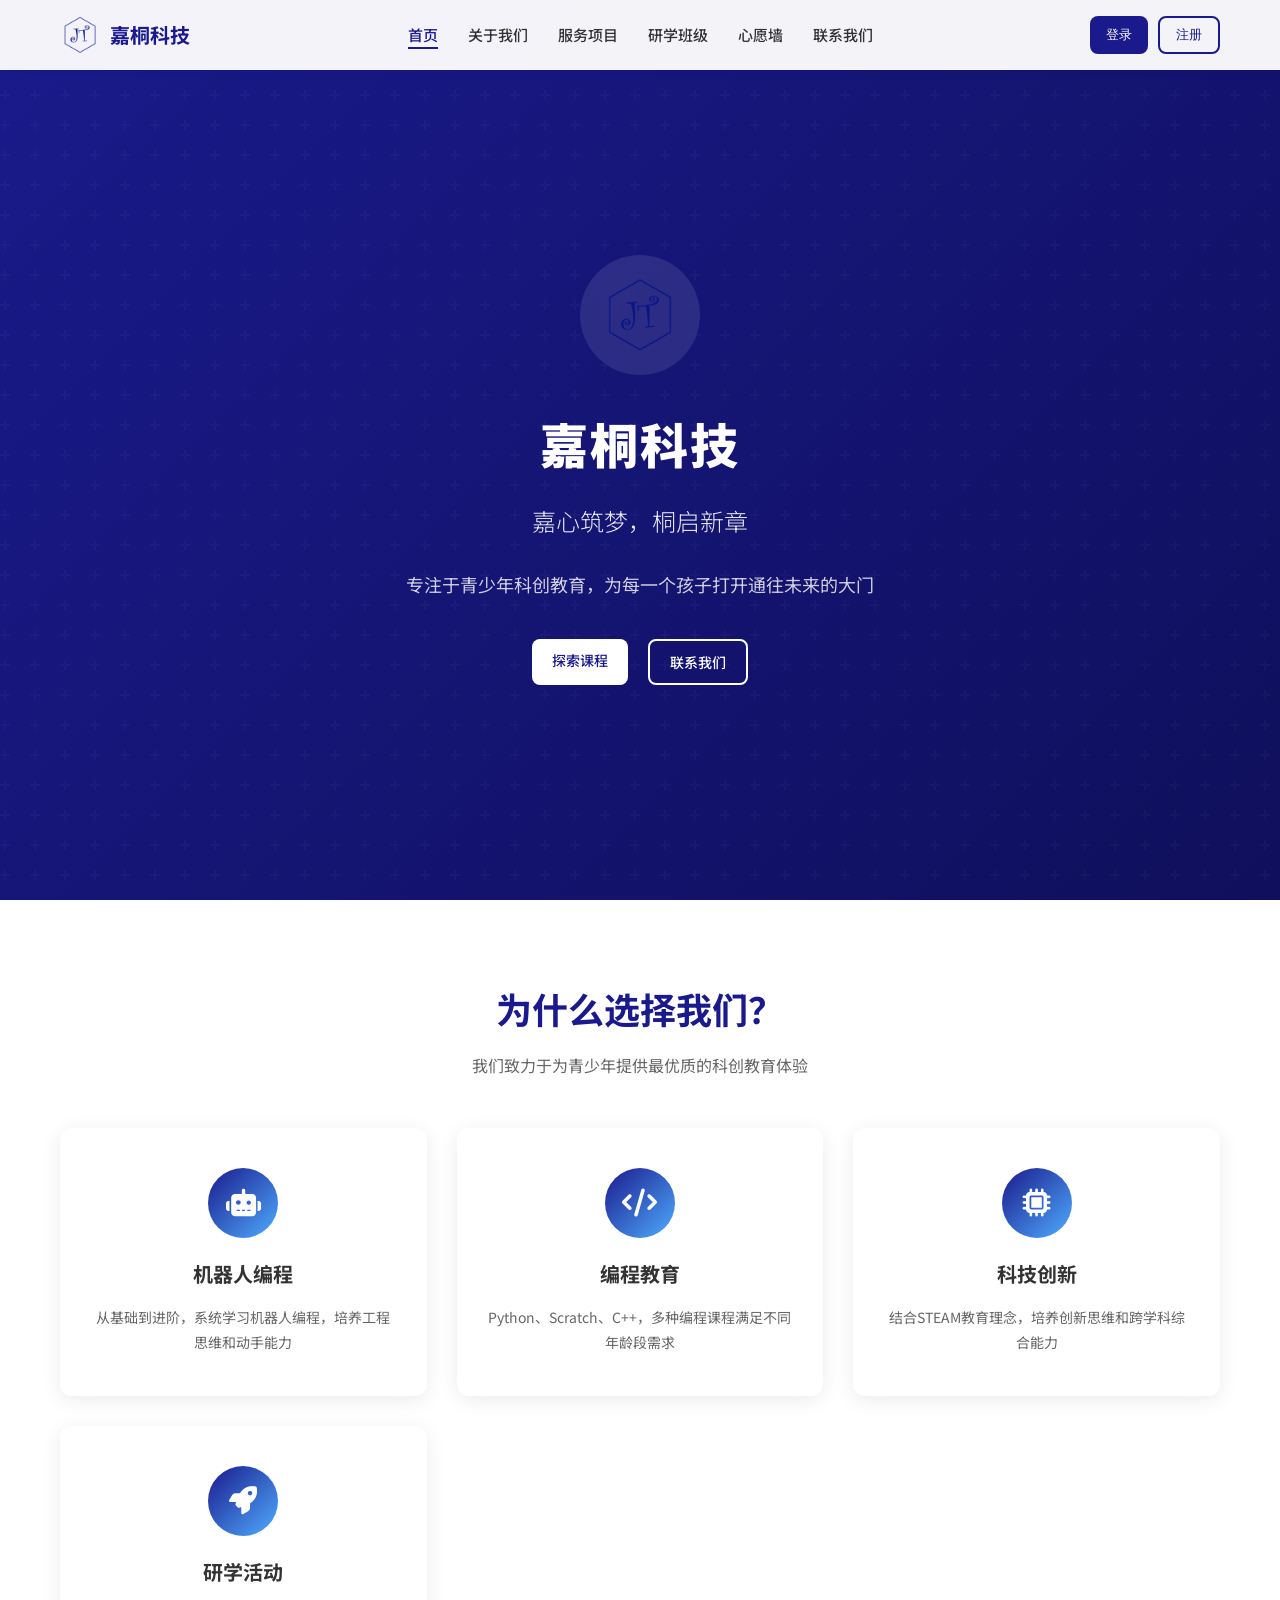
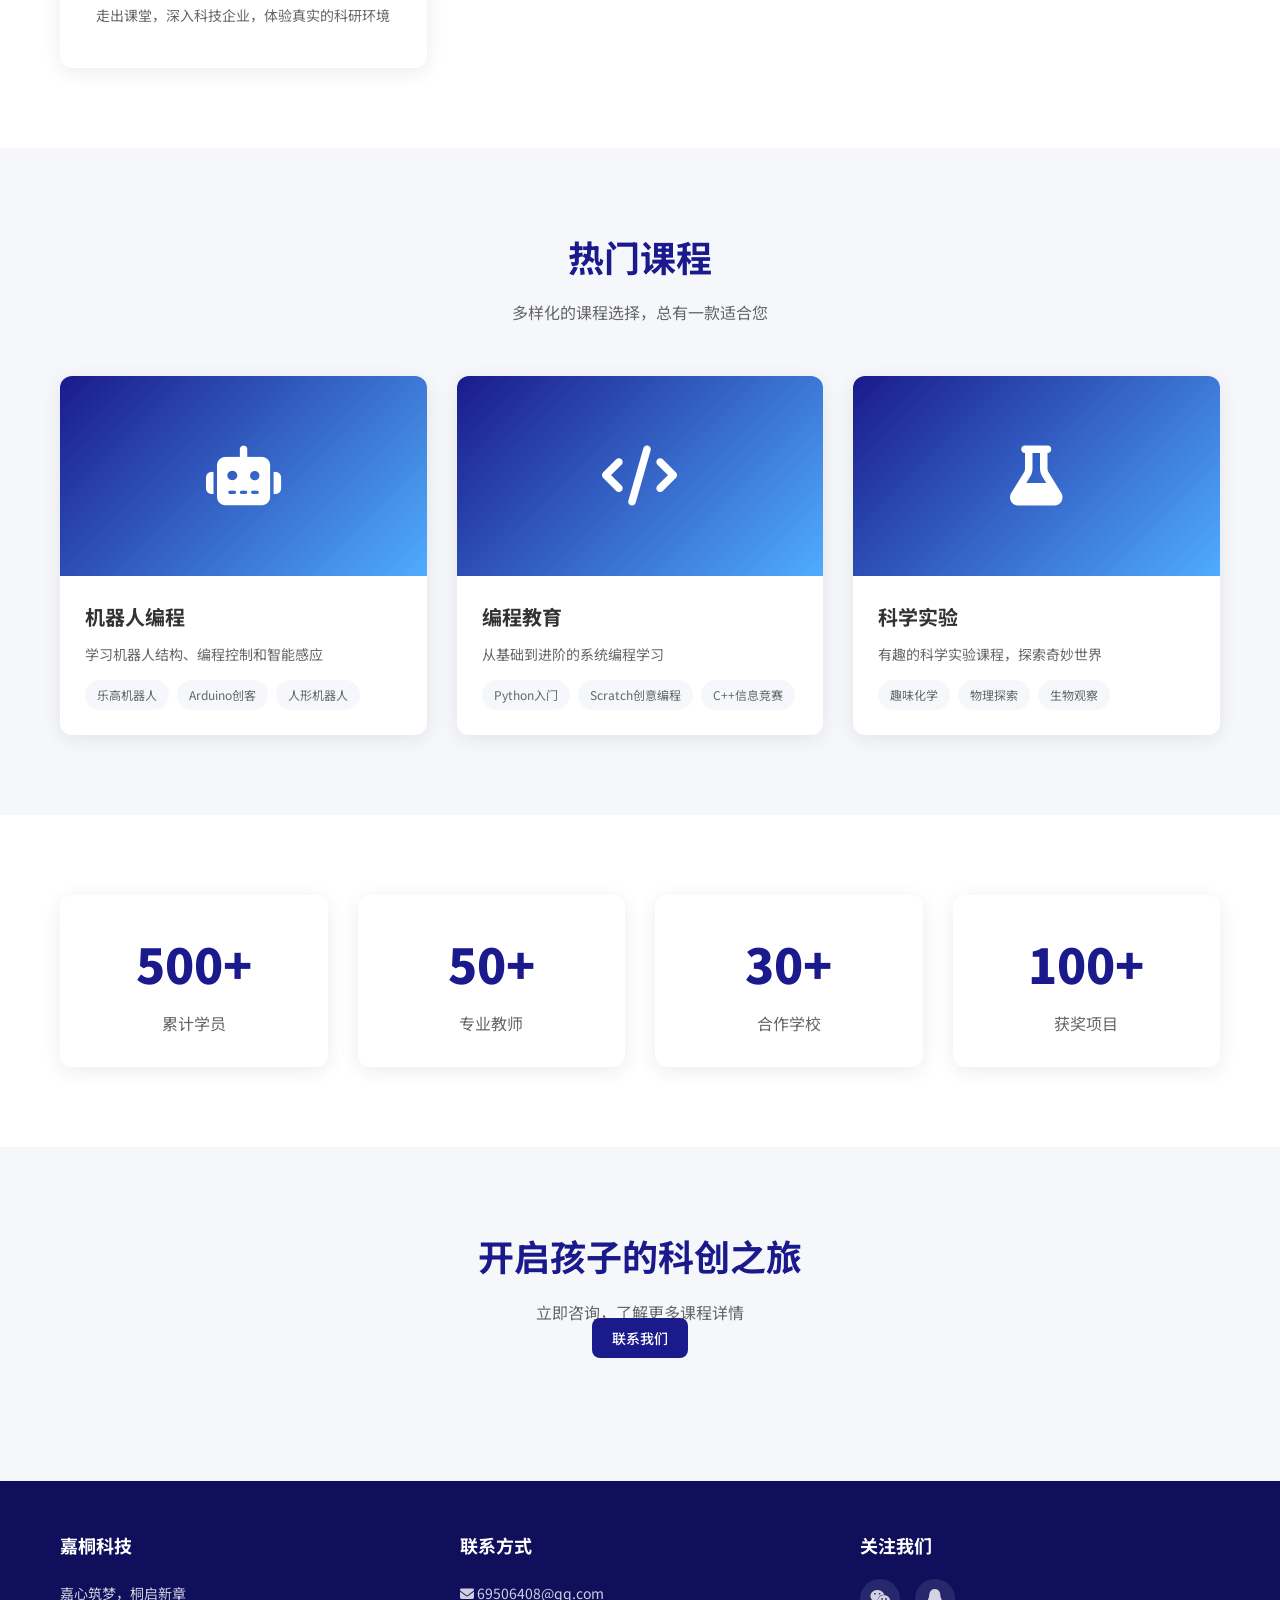
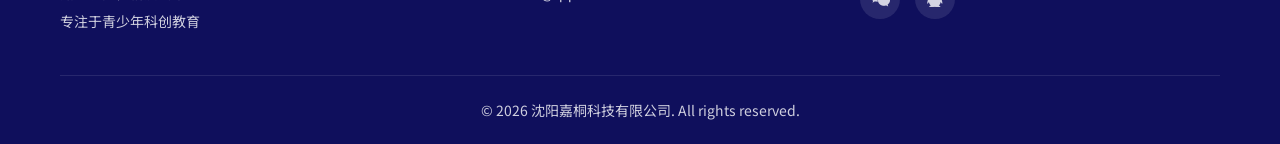
<file: index.html>
<!DOCTYPE html>
<html lang="zh-CN">
<head>
    <meta charset="UTF-8">
    <meta name="viewport" content="width=device-width, initial-scale=1.0">
    <title>沈阳嘉桐科技有限公司 - 嘉心筑梦，桐启新章</title>
    <meta name="description" content="沈阳嘉桐科技，专注于青少年科创教育，为每一个孩子打开通往未来的大门">
    <link rel="stylesheet" href="style.css">
    <link rel="stylesheet" href="https://cdnjs.cloudflare.com/ajax/libs/font-awesome/6.4.0/css/all.min.css">
    <link href="https://fonts.googleapis.com/css2?family=Noto+Sans+SC:wght@300;400;500;700;900&display=swap" rel="stylesheet">
</head>
<body>

    <!-- 导航栏 -->
    <nav class="navbar" id="navbar">
        <div class="nav-container">
            <a href="index.html" class="nav-brand">
                <img src="logo.png" alt="嘉桐科技" class="nav-logo">
                <span class="brand-text">嘉桐科技</span>
            </a>
            <ul class="nav-menu" id="navMenu">
                <li><a href="index.html" class="active">首页</a></li>
                <li><a href="about.html">关于我们</a></li>
                <li><a href="services.html">服务项目</a></li>
                <li><a href="classes.html">研学班级</a></li>
                <li><a href="wishwall.html">心愿墙</a></li>
                <li><a href="contact.html">联系我们</a></li>
            </ul>
            <div class="nav-actions">
                <button class="btn btn-primary btn-sm" onclick="showLoginModal()">登录</button>
                <button class="btn btn-secondary btn-sm" onclick="showRegisterModal()">注册</button>
            </div>
            <div class="menu-toggle" onclick="toggleMenu()">
                <i class="fas fa-bars"></i>
            </div>
        </div>
    </nav>

    <!-- Hero 区域 -->
    <section class="hero">
        <div class="hero-content">
            <div class="hero-logo">
                <img src="logo.png" alt="嘉桐科技">
            </div>
            <h1>嘉桐科技</h1>
            <p class="hero-tagline">嘉心筑梦，桐启新章</p>
            <p class="hero-desc">专注于青少年科创教育，为每一个孩子打开通往未来的大门</p>
            <div class="hero-buttons">
                <a href="services.html" class="btn btn-primary">探索课程</a>
                <a href="contact.html" class="btn btn-secondary">联系我们</a>
            </div>
        </div>
    </section>

    <!-- 特性介绍 -->
    <section class="section">
        <div class="container">
            <div class="section-header">
                <h2>为什么选择我们？</h2>
                <p>我们致力于为青少年提供最优质的科创教育体验</p>
            </div>
            <div class="features-grid">
                <div class="feature-card">
                    <div class="feature-icon">
                        <i class="fas fa-robot"></i>
                    </div>
                    <h3>机器人编程</h3>
                    <p>从基础到进阶，系统学习机器人编程，培养工程思维和动手能力</p>
                </div>
                <div class="feature-card">
                    <div class="feature-icon">
                        <i class="fas fa-code"></i>
                    </div>
                    <h3>编程教育</h3>
                    <p>Python、Scratch、C++，多种编程课程满足不同年龄段需求</p>
                </div>
                <div class="feature-card">
                    <div class="feature-icon">
                        <i class="fas fa-microchip"></i>
                    </div>
                    <h3>科技创新</h3>
                    <p>结合STEAM教育理念，培养创新思维和跨学科综合能力</p>
                </div>
                <div class="feature-card">
                    <div class="feature-icon">
                        <i class="fas fa-rocket"></i>
                    </div>
                    <h3>研学活动</h3>
                    <p>走出课堂，深入科技企业，体验真实的科研环境</p>
                </div>
            </div>
        </div>
    </section>

    <!-- 课程服务 -->
    <section class="section section-bg">
        <div class="container">
            <div class="section-header">
                <h2>热门课程</h2>
                <p>多样化的课程选择，总有一款适合您</p>
            </div>
            <div class="services-grid">
                <div class="service-card">
                    <div class="service-img">
                        <i class="fas fa-robot"></i>
                    </div>
                    <div class="service-content">
                        <h3>机器人编程</h3>
                        <p>学习机器人结构、编程控制和智能感应</p>
                        <ul>
                            <li>乐高机器人</li>
                            <li>Arduino创客</li>
                            <li>人形机器人</li>
                        </ul>
                    </div>
                </div>
                <div class="service-card">
                    <div class="service-img">
                        <i class="fas fa-code"></i>
                    </div>
                    <div class="service-content">
                        <h3>编程教育</h3>
                        <p>从基础到进阶的系统编程学习</p>
                        <ul>
                            <li>Python入门</li>
                            <li>Scratch创意编程</li>
                            <li>C++信息竞赛</li>
                        </ul>
                    </div>
                </div>
                <div class="service-card">
                    <div class="service-img">
                        <i class="fas fa-flask"></i>
                    </div>
                    <div class="service-content">
                        <h3>科学实验</h3>
                        <p>有趣的科学实验课程，探索奇妙世界</p>
                        <ul>
                            <li>趣味化学</li>
                            <li>物理探索</li>
                            <li>生物观察</li>
                        </ul>
                    </div>
                </div>
            </div>
        </div>
    </section>

    <!-- 统计数据 -->
    <section class="section">
        <div class="container">
            <div class="stats-grid">
                <div class="stat-card">
                    <span class="stat-number">500+</span>
                    <span class="stat-label">累计学员</span>
                </div>
                <div class="stat-card">
                    <span class="stat-number">50+</span>
                    <span class="stat-label">专业教师</span>
                </div>
                <div class="stat-card">
                    <span class="stat-number">30+</span>
                    <span class="stat-label">合作学校</span>
                </div>
                <div class="stat-card">
                    <span class="stat-number">100+</span>
                    <span class="stat-label">获奖项目</span>
                </div>
            </div>
        </div>
    </section>

    <!-- CTA -->
    <section class="section section-bg">
        <div class="container">
            <div class="section-header">
                <h2>开启孩子的科创之旅</h2>
                <p>立即咨询，了解更多课程详情</p>
                <a href="contact.html" class="btn btn-primary" style="margin-top: 20px;">联系我们</a>
            </div>
        </div>
    </section>

    <!-- 页脚 -->
    <footer class="footer">
        <div class="container">
            <div class="footer-content">
                <div class="footer-section">
                    <h4>嘉桐科技</h4>
                    <p>嘉心筑梦，桐启新章</p>
                    <p>专注于青少年科创教育</p>
                </div>
                <div class="footer-section">
                    <h4>联系方式</h4>
                    <p><i class="fas fa-envelope"></i> 69506408@qq.com</p>
                </div>
                <div class="footer-section">
                    <h4>关注我们</h4>
                    <div class="social-links">
                        <a href="#"><i class="fab fa-weixin"></i></a>
                        <a href="#"><i class="fab fa-qq"></i></a>
                    </div>
                </div>
            </div>
            <div class="footer-bottom">
                <p>&copy; 2026 沈阳嘉桐科技有限公司. All rights reserved.</p>
            </div>
        </div>
    </footer>

    <!-- 登录/注册弹窗 -->
    <div class="modal-overlay" id="loginModal">
        <div class="modal">
            <div class="modal-header">
                <h3>欢迎回来</h3>
                <span class="modal-close" onclick="closeModal('loginModal')">&times;</span>
            </div>
            <div class="modal-body">
                <div class="modal-tabs">
                    <button class="modal-tab active" onclick="switchTab('login')">登录</button>
                    <button class="modal-tab" onclick="switchTab('register')">学员注册</button>
                    <button class="modal-tab" onclick="switchTab('teacher')">教师注册</button>
                </div>
                
                <!-- 登录表单 -->
                <form id="loginForm" onsubmit="handleLogin(event)">
                    <div class="form-group">
                        <label>邮箱</label>
                        <input type="email" id="loginEmail" placeholder="请输入邮箱" required>
                    </div>
                    <div class="form-group">
                        <label>密码</label>
                        <input type="password" id="loginPassword" placeholder="请输入密码" required>
                    </div>
                    <button type="submit" class="btn btn-primary" style="width:100%">登录</button>
                </form>
                
                <!-- 学员注册表单 -->
                <form id="registerForm" class="hidden" onsubmit="handleRegister(event)">
                    <div class="form-group">
                        <label>昵称</label>
                        <input type="text" id="registerName" placeholder="请输入昵称" required>
                    </div>
                    <div class="form-group">
                        <label>邮箱</label>
                        <input type="email" id="registerEmail" placeholder="请输入邮箱" required>
                    </div>
                    <div class="form-group">
                        <label>密码</label>
                        <input type="password" id="registerPassword" placeholder="请输入密码（至少6位）" required minlength="6">
                    </div>
                    <button type="submit" class="btn btn-primary" style="width:100%">注册</button>
                </form>
                
                <!-- 教师注册表单 -->
                <form id="teacherForm" class="hidden" onsubmit="handleTeacherRegister(event)">
                    <div class="form-group">
                        <label>昵称</label>
                        <input type="text" id="teacherName" placeholder="请输入昵称" required>
                    </div>
                    <div class="form-group">
                        <label>邮箱</label>
                        <input type="email" id="teacherEmail" placeholder="请输入邮箱" required>
                    </div>
                    <div class="form-group">
                        <label>密码</label>
                        <input type="password" id="teacherPassword" placeholder="请输入密码（至少6位）" required minlength="6">
                    </div>
                    <div class="form-group">
                        <label>确认密码</label>
                        <input type="password" id="teacherConfirmPassword" placeholder="请再次输入密码" required>
                    </div>
                    <div class="form-group">
                        <label>教师码</label>
                        <input type="text" id="teacherCode" placeholder="请输入教师码" required>
                    </div>
                    <button type="submit" class="btn btn-primary" style="width:100%">教师注册</button>
                </form>
            </div>
        </div>
    </div>

    <!-- Toast 提示容器 -->
    <div class="toast-container" id="toastContainer"></div>

    <script src="main.js"></script>
</body>
</html>
</file>
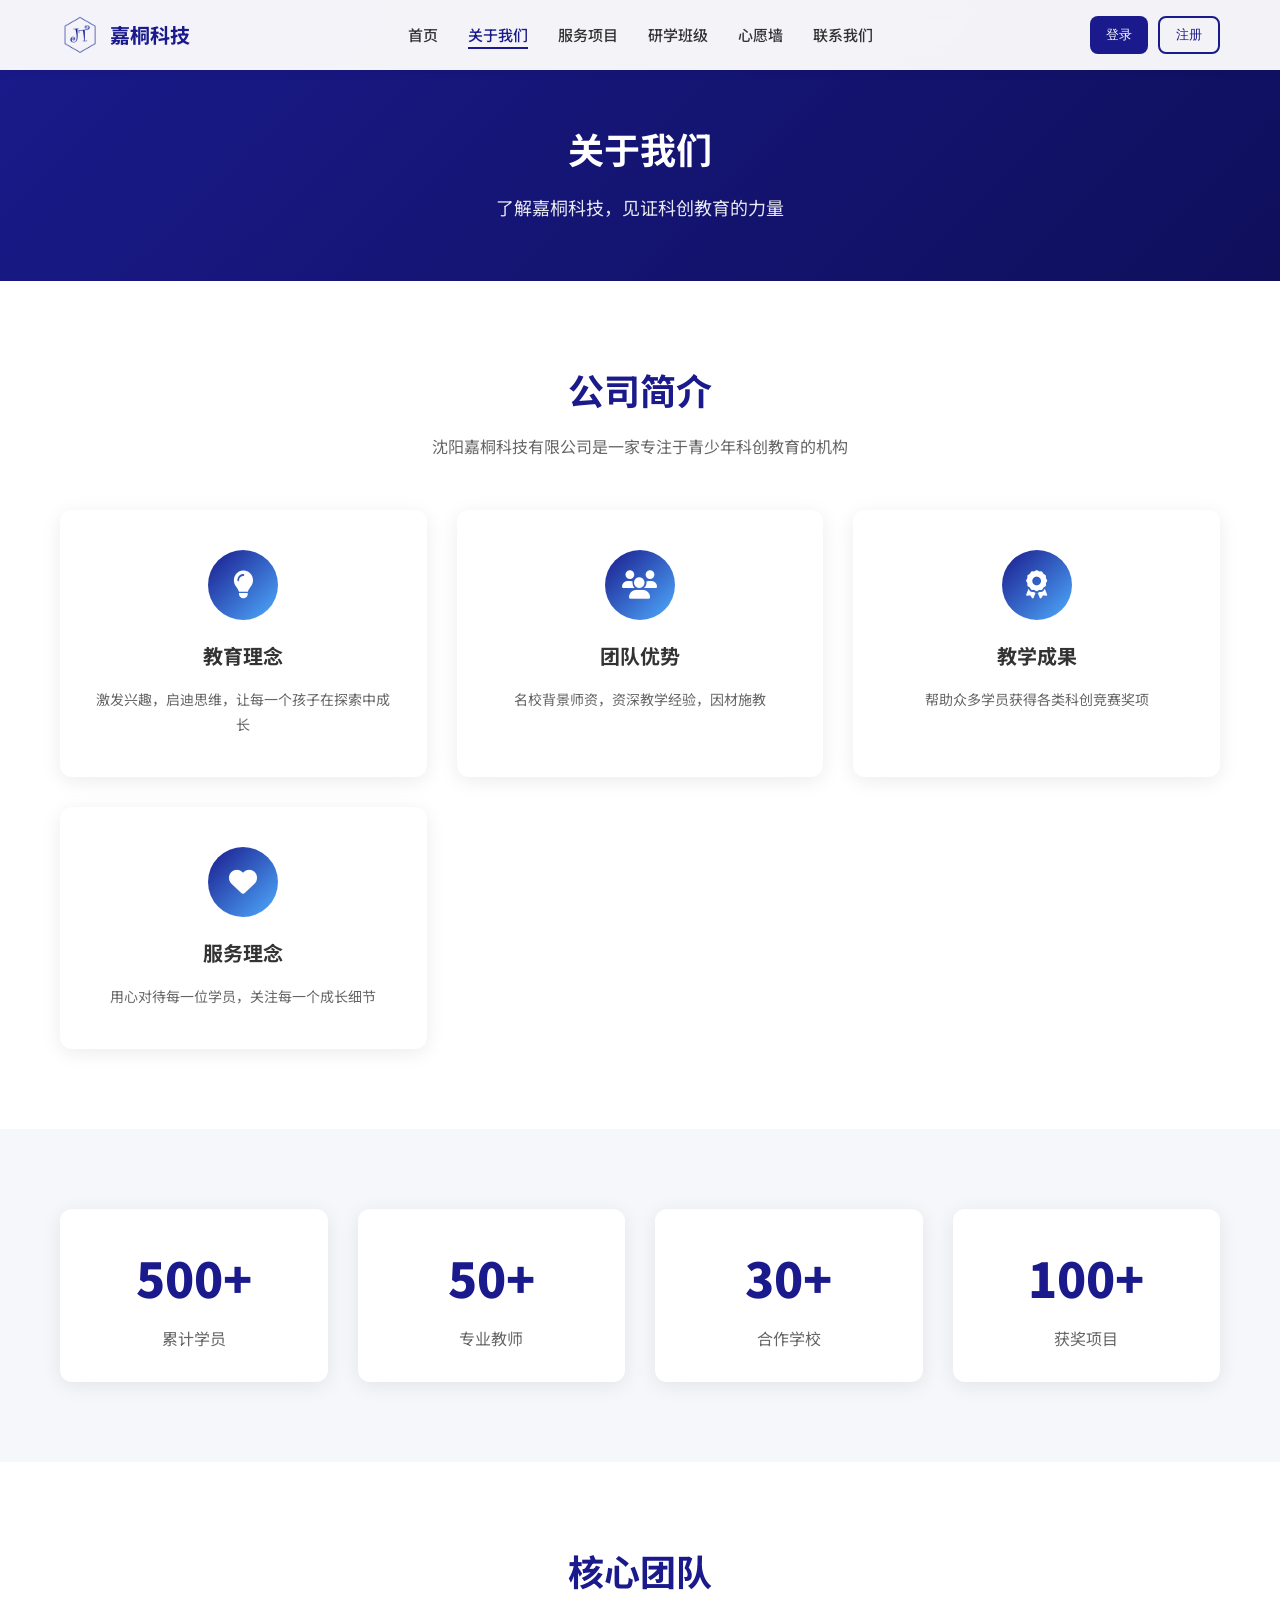
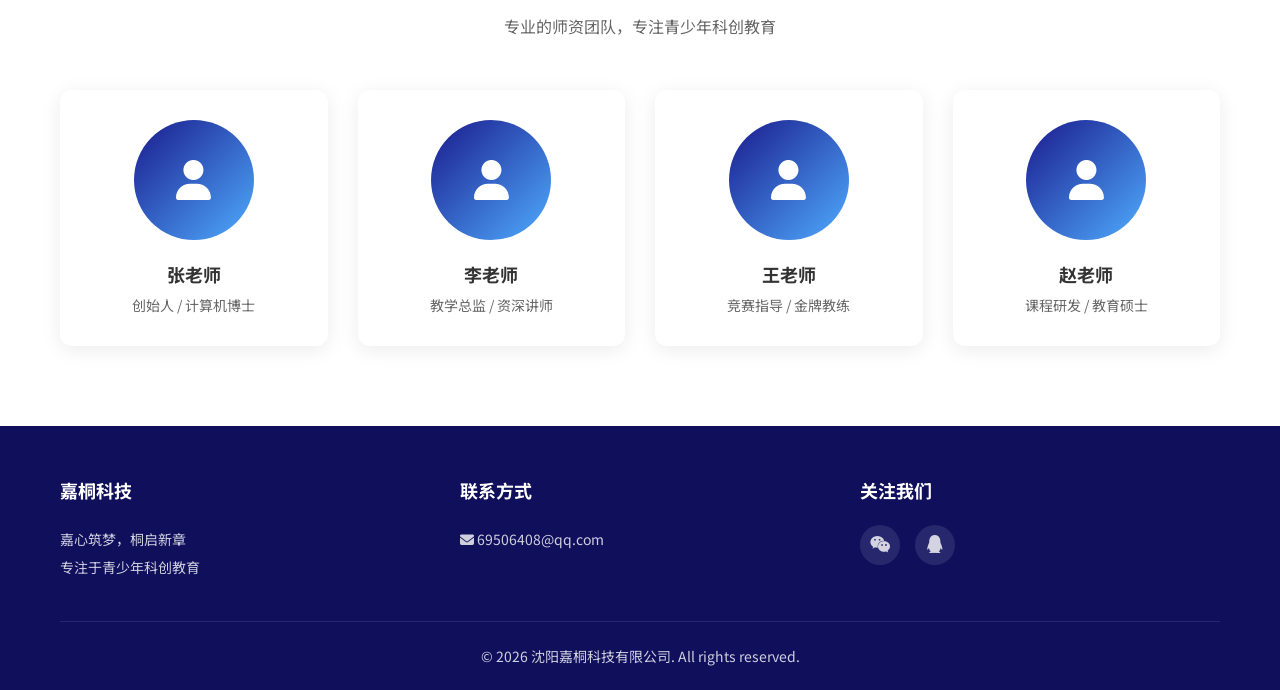
<file: about.html>
<!DOCTYPE html>
<html lang="zh-CN">
<head>
    <meta charset="UTF-8">
    <meta name="viewport" content="width=device-width, initial-scale=1.0">
    <title>关于我们 - 沈阳嘉桐科技有限公司</title>
    <meta name="description" content="了解沈阳嘉桐科技的发展历程、团队和理念">
    <link rel="stylesheet" href="style.css">
    <link rel="stylesheet" href="https://cdnjs.cloudflare.com/ajax/libs/font-awesome/6.4.0/css/all.min.css">
    <link href="https://fonts.googleapis.com/css2?family=Noto+Sans+SC:wght@300;400;500;700;900&display=swap" rel="stylesheet">
</head>
<body>

    <!-- 导航栏 -->
    <nav class="navbar" id="navbar">
        <div class="nav-container">
            <a href="index.html" class="nav-brand">
                <img src="logo.png" alt="嘉桐科技" class="nav-logo">
                <span class="brand-text">嘉桐科技</span>
            </a>
            <ul class="nav-menu" id="navMenu">
                <li><a href="index.html">首页</a></li>
                <li><a href="about.html" class="active">关于我们</a></li>
                <li><a href="services.html">服务项目</a></li>
                <li><a href="classes.html">研学班级</a></li>
                <li><a href="wishwall.html">心愿墙</a></li>
                <li><a href="contact.html">联系我们</a></li>
            </ul>
            <div class="nav-actions">
                <button class="btn btn-primary btn-sm" onclick="showLoginModal()">登录</button>
                <button class="btn btn-secondary btn-sm" onclick="showRegisterModal()">注册</button>
            </div>
            <div class="menu-toggle" onclick="toggleMenu()">
                <i class="fas fa-bars"></i>
            </div>
        </div>
    </nav>

    <!-- 页面头部 -->
    <header class="page-header">
        <div class="container">
            <h1>关于我们</h1>
            <p>了解嘉桐科技，见证科创教育的力量</p>
        </div>
    </header>

    <!-- 关于内容 -->
    <section class="section">
        <div class="container">
            <div class="section-header">
                <h2>公司简介</h2>
                <p>沈阳嘉桐科技有限公司是一家专注于青少年科创教育的机构</p>
            </div>
            <div class="features-grid">
                <div class="feature-card">
                    <div class="feature-icon">
                        <i class="fas fa-lightbulb"></i>
                    </div>
                    <h3>教育理念</h3>
                    <p>激发兴趣，启迪思维，让每一个孩子在探索中成长</p>
                </div>
                <div class="feature-card">
                    <div class="feature-icon">
                        <i class="fas fa-users"></i>
                    </div>
                    <h3>团队优势</h3>
                    <p>名校背景师资，资深教学经验，因材施教</p>
                </div>
                <div class="feature-card">
                    <div class="feature-icon">
                        <i class="fas fa-award"></i>
                    </div>
                    <h3>教学成果</h3>
                    <p>帮助众多学员获得各类科创竞赛奖项</p>
                </div>
                <div class="feature-card">
                    <div class="feature-icon">
                        <i class="fas fa-heart"></i>
                    </div>
                    <h3>服务理念</h3>
                    <p>用心对待每一位学员，关注每一个成长细节</p>
                </div>
            </div>
        </div>
    </section>

    <!-- 统计数据 -->
    <section class="section section-bg">
        <div class="container">
            <div class="stats-grid">
                <div class="stat-card">
                    <span class="stat-number">500+</span>
                    <span class="stat-label">累计学员</span>
                </div>
                <div class="stat-card">
                    <span class="stat-number">50+</span>
                    <span class="stat-label">专业教师</span>
                </div>
                <div class="stat-card">
                    <span class="stat-number">30+</span>
                    <span class="stat-label">合作学校</span>
                </div>
                <div class="stat-card">
                    <span class="stat-number">100+</span>
                    <span class="stat-label">获奖项目</span>
                </div>
            </div>
        </div>
    </section>

    <!-- 团队成员 -->
    <section class="section">
        <div class="container">
            <div class="section-header">
                <h2>核心团队</h2>
                <p>专业的师资团队，专注青少年科创教育</p>
            </div>
            <div class="team-grid">
                <div class="team-card">
                    <div class="team-avatar">
                        <i class="fas fa-user"></i>
                    </div>
                    <h3>张老师</h3>
                    <p>创始人 / 计算机博士</p>
                </div>
                <div class="team-card">
                    <div class="team-avatar">
                        <i class="fas fa-user"></i>
                    </div>
                    <h3>李老师</h3>
                    <p>教学总监 / 资深讲师</p>
                </div>
                <div class="team-card">
                    <div class="team-avatar">
                        <i class="fas fa-user"></i>
                    </div>
                    <h3>王老师</h3>
                    <p>竞赛指导 / 金牌教练</p>
                </div>
                <div class="team-card">
                    <div class="team-avatar">
                        <i class="fas fa-user"></i>
                    </div>
                    <h3>赵老师</h3>
                    <p>课程研发 / 教育硕士</p>
                </div>
            </div>
        </div>
    </section>

    <!-- 页脚 -->
    <footer class="footer">
        <div class="container">
            <div class="footer-content">
                <div class="footer-section">
                    <h4>嘉桐科技</h4>
                    <p>嘉心筑梦，桐启新章</p>
                    <p>专注于青少年科创教育</p>
                </div>
                <div class="footer-section">
                    <h4>联系方式</h4>
                    <p><i class="fas fa-envelope"></i> 69506408@qq.com</p>
                </div>
                <div class="footer-section">
                    <h4>关注我们</h4>
                    <div class="social-links">
                        <a href="#"><i class="fab fa-weixin"></i></a>
                        <a href="#"><i class="fab fa-qq"></i></a>
                    </div>
                </div>
            </div>
            <div class="footer-bottom">
                <p>&copy; 2026 沈阳嘉桐科技有限公司. All rights reserved.</p>
            </div>
        </div>
    </footer>

    <script src="main.js"></script>
</body>
</html>
</file>
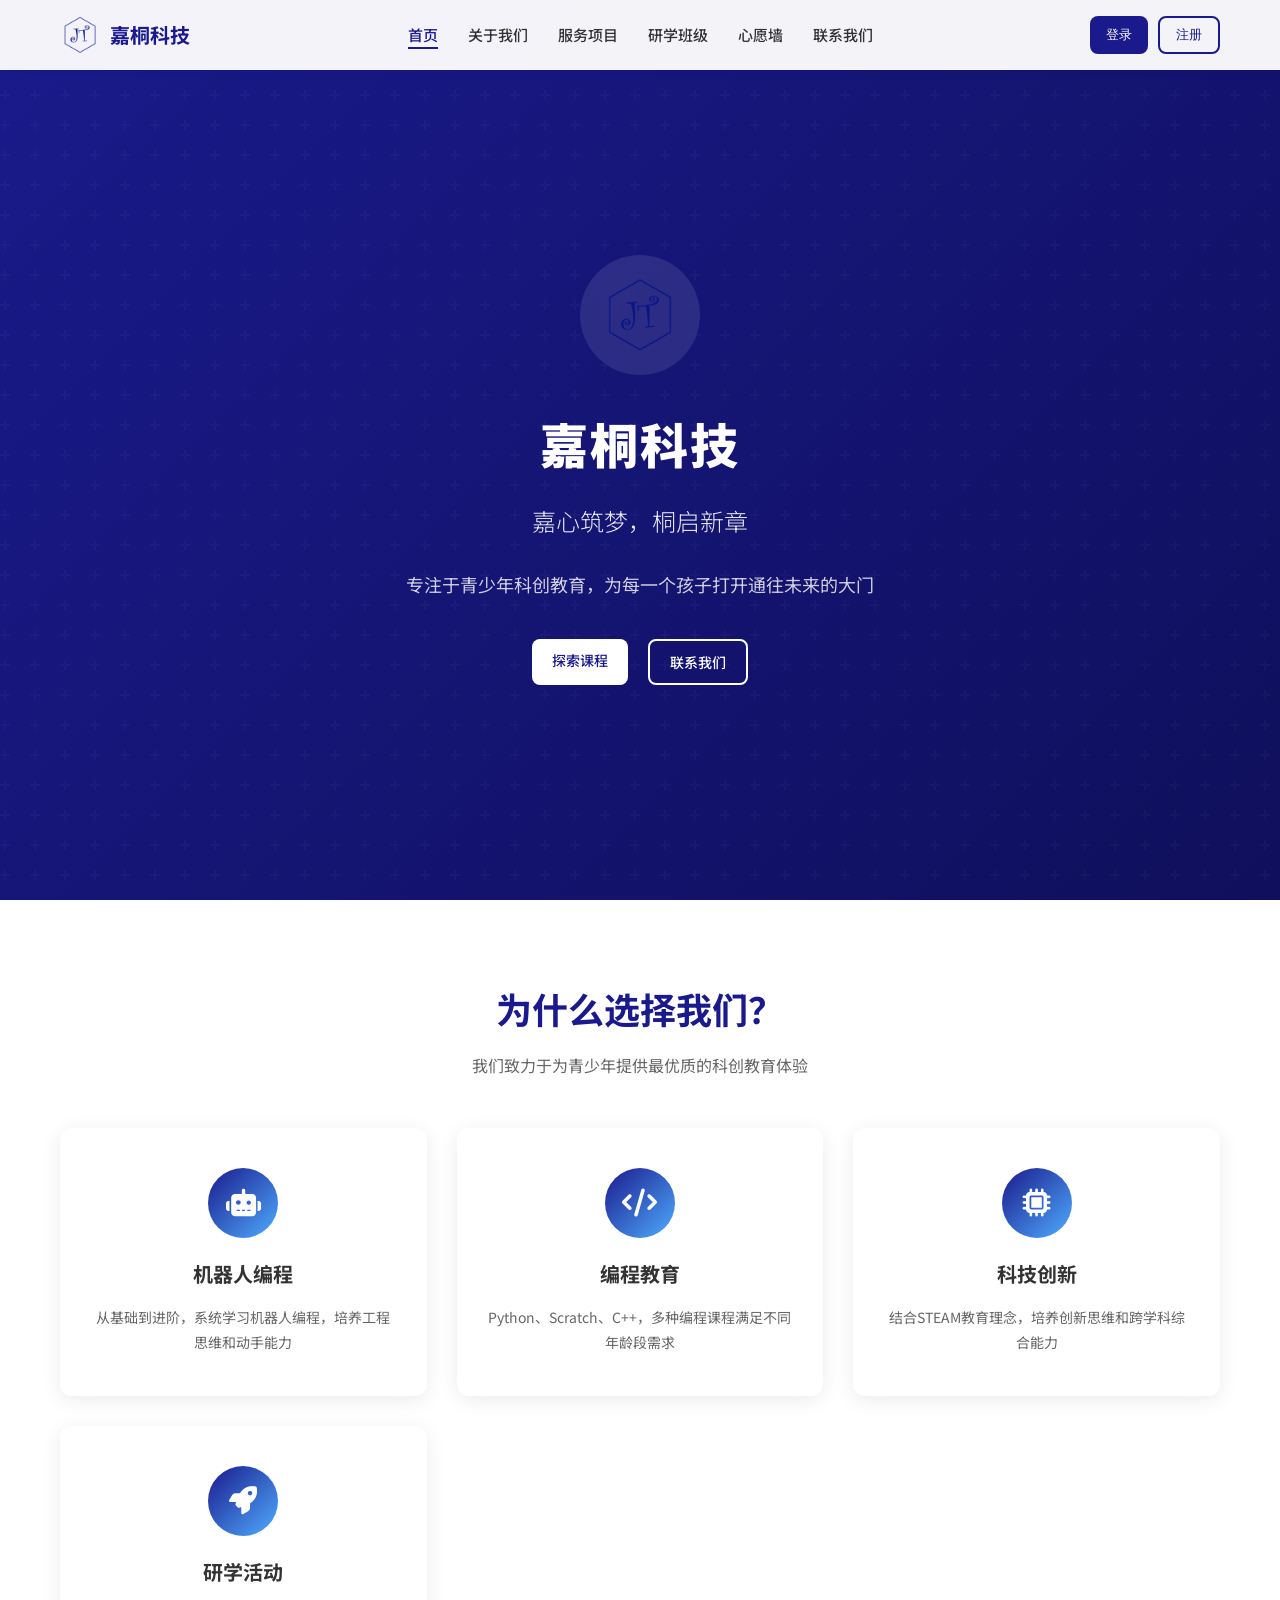
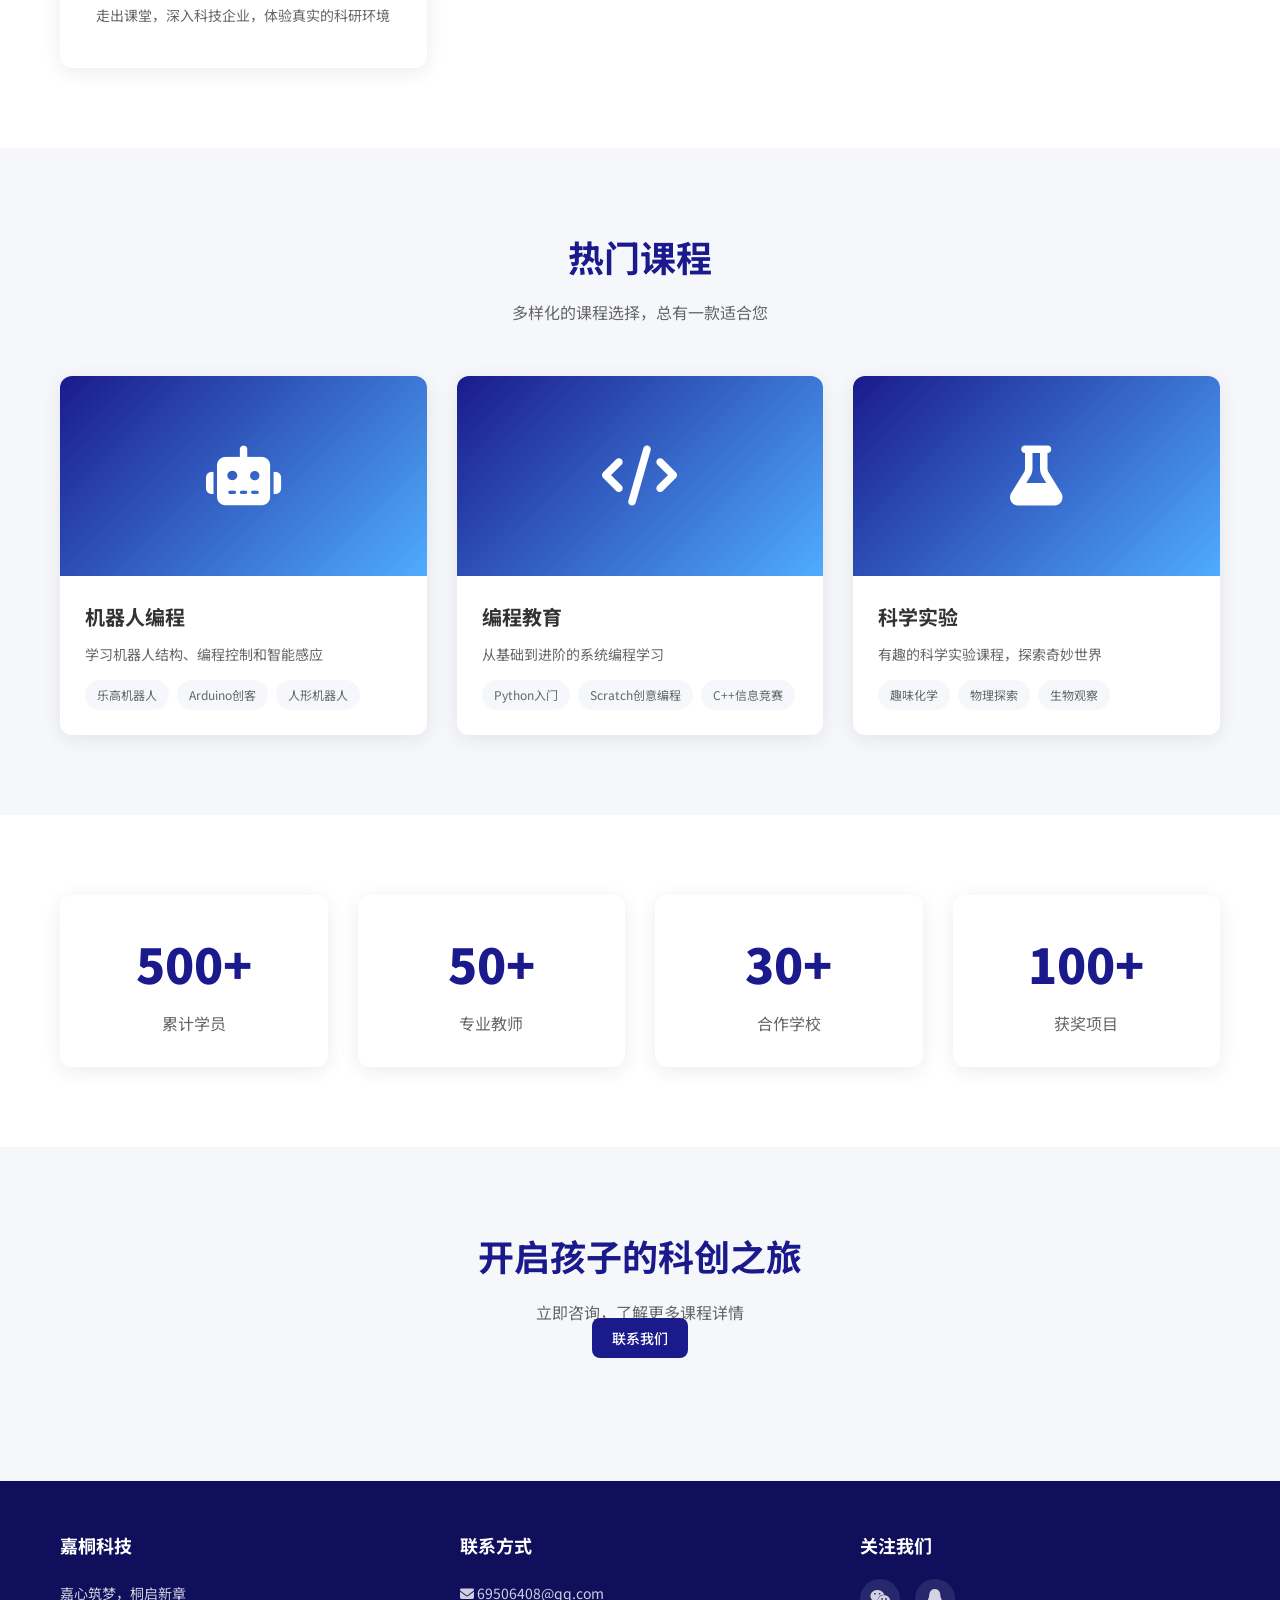
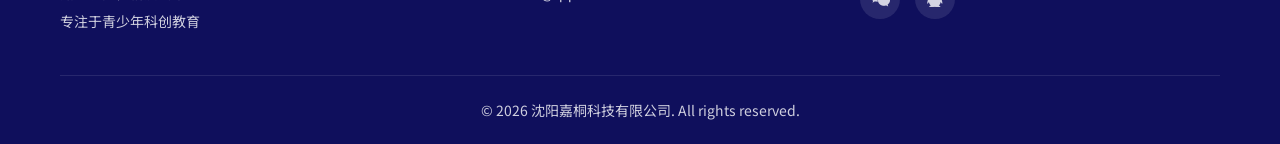
<file: admin.html>
<!DOCTYPE html>
<html lang="zh-CN">
<head>
    <meta charset="UTF-8">
    <meta name="viewport" content="width=device-width, initial-scale=1.0">
    <title>管理后台 - 沈阳嘉桐科技有限公司</title>
    <link rel="stylesheet" href="style.css">
    <link rel="stylesheet" href="https://cdnjs.cloudflare.com/ajax/libs/font-awesome/6.4.0/css/all.min.css">
    <link href="https://fonts.googleapis.com/css2?family=Noto+Sans+SC:wght@300;400;500;700;900&display=swap" rel="stylesheet">
</head>
<body>

    <!-- 管理后台导航 -->
    <nav class="admin-navbar">
        <div class="admin-nav-container">
            <div class="admin-logo">
                <img src="logo.png" alt="嘉桐科技" class="nav-logo">
                <span>管理后台</span>
            </div>
            <ul class="admin-menu">
                <li><a href="#" class="active" onclick="showAdminTab('dashboard')">概览</a></li>
                <li><a href="#" onclick="showAdminTab('wishes')">心愿审核</a></li>
                <li><a href="#" onclick="showAdminTab('classes')">班级审批</a></li>
                <li><a href="#" onclick="showAdminTab('users')">用户管理</a></li>
                <li><a href="index.html">返回网站</a></li>
            </ul>
            <div class="admin-user">
                <span id="adminUsername">管理员</span>
                <button onclick="logout()">退出</button>
            </div>
        </div>
    </nav>

    <!-- 管理后台内容 -->
    <div class="admin-content">
        <!-- 概览 -->
        <div class="admin-page active" id="page-dashboard">
            <div class="admin-header">
                <h1>数据概览</h1>
                <p>欢迎来到嘉桐科技管理后台</p>
            </div>
            <div class="admin-stats">
                <div class="admin-stat-card">
                    <h3>156</h3>
                    <p>注册用户</p>
                </div>
                <div class="admin-stat-card">
                    <h3>23</h3>
                    <p>心愿总数</p>
                </div>
                <div class="admin-stat-card">
                    <h3>8</h3>
                    <p>班级数量</p>
                </div>
                <div class="admin-stat-card">
                    <h3>12</h3>
                    <p>留言待回复</p>
                </div>
            </div>
        </div>

        <!-- 心愿审核 -->
        <div class="admin-page" id="page-wishes">
            <div class="admin-header">
                <h1>心愿墙审核</h1>
                <p>审核用户发布的心愿</p>
            </div>
            <table class="admin-table">
                <thead>
                    <tr>
                        <th>ID</th>
                        <th>标题</th>
                        <th>作者</th>
                        <th>时间</th>
                        <th>状态</th>
                        <th>操作</th>
                    </tr>
                </thead>
                <tbody>
                    <tr>
                        <td>1</td>
                        <td>我想发明智能机器人</td>
                        <td>小明</td>
                        <td>2026-03-25</td>
                        <td><span class="badge badge-warning">待审核</span></td>
                        <td>
                            <button class="btn btn-primary btn-sm">通过</button>
                            <button class="btn btn-secondary btn-sm">拒绝</button>
                        </td>
                    </tr>
                    <tr>
                        <td>2</td>
                        <td>学习编程参加竞赛</td>
                        <td>小红</td>
                        <td>2026-03-24</td>
                        <td><span class="badge badge-success">已通过</span></td>
                        <td><button class="btn btn-secondary btn-sm">删除</button></td>
                    </tr>
                </tbody>
            </table>
        </div>

        <!-- 班级审批 -->
        <div class="admin-page" id="page-classes">
            <div class="admin-header">
                <h1>班级审批</h1>
                <p>审批教师创建的班级</p>
            </div>
            <table class="admin-table">
                <thead>
                    <tr>
                        <th>ID</th>
                        <th>班级名称</th>
                        <th>教师</th>
                        <th>时间</th>
                        <th>状态</th>
                        <th>操作</th>
                    </tr>
                </thead>
                <tbody>
                    <tr>
                        <td>1</td>
                        <td>Python 编程入门班</td>
                        <td>张老师</td>
                        <td>周六 14:00-16:00</td>
                        <td><span class="badge badge-success">已通过</span></td>
                        <td><button class="btn btn-secondary btn-sm">删除</button></td>
                    </tr>
                    <tr>
                        <td>2</td>
                        <td>机器人创意工坊</td>
                        <td>李老师</td>
                        <td>周日 10:00-12:00</td>
                        <td><span class="badge badge-warning">待审核</span></td>
                        <td>
                            <button class="btn btn-primary btn-sm">通过</button>
                            <button class="btn btn-secondary btn-sm">拒绝</button>
                        </td>
                    </tr>
                </tbody>
            </table>
        </div>

        <!-- 用户管理 -->
        <div class="admin-page" id="page-users">
            <div class="admin-header">
                <h1>用户管理</h1>
                <p>管理所有注册用户</p>
            </div>
            <table class="admin-table">
                <thead>
                    <tr>
                        <th>ID</th>
                        <th>用户名</th>
                        <th>邮箱</th>
                        <th>角色</th>
                        <th>注册时间</th>
                        <th>操作</th>
                    </tr>
                </thead>
                <tbody>
                    <tr>
                        <td>1</td>
                        <td>admin</td>
                        <td>69506408@qq.com</td>
                        <td><span class="badge badge-success">管理员</span></td>
                        <td>2026-03-01</td>
                        <td><button class="btn btn-secondary btn-sm">删除</button></td>
                    </tr>
                    <tr>
                        <td>2</td>
                        <td>张老师</td>
                        <td>zhang@qq.com</td>
                        <td><span class="badge badge-warning">教师</span></td>
                        <td>2026-03-10</td>
                        <td><button class="btn btn-secondary btn-sm">删除</button></td>
                    </tr>
                </tbody>
            </table>
        </div>
    </div>

    <script src="main.js"></script>
    <script>
        // 检查管理员登录
        const adminUser = localStorage.getItem('jt_admin');
        if (!adminUser) {
            alert('请先登录管理员账号');
            window.location.href = 'index.html';
        }

        // 切换标签页
        function showAdminTab(tab) {
            document.querySelectorAll('.admin-page').forEach(p => p.style.display = 'none');
            document.getElementById('page-' + tab).style.display = 'block';
            document.querySelectorAll('.admin-menu a').forEach(l => l.classList.remove('active'));
            event.target.closest('a').classList.add('active');
        }

        // 退出登录
        function logout() {
            localStorage.removeItem('jt_admin');
            window.location.href = 'index.html';
        }
    </script>
</body>
</html>
</file>
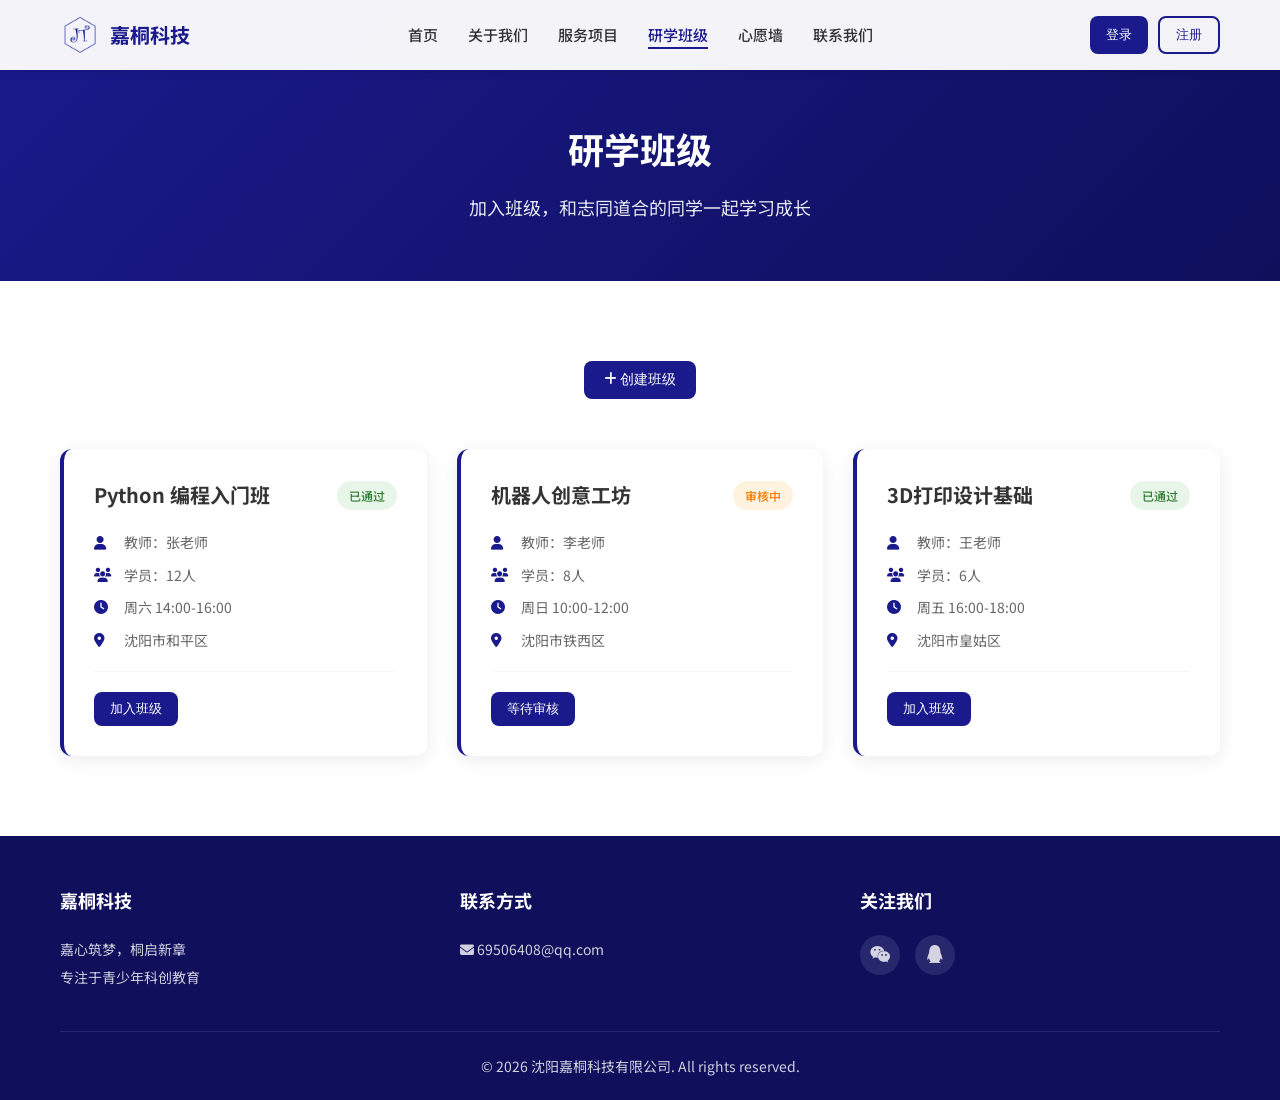
<file: classes.html>
<!DOCTYPE html>
<html lang="zh-CN">
<head>
    <meta charset="UTF-8">
    <meta name="viewport" content="width=device-width, initial-scale=1.0">
    <title>研学班级 - 沈阳嘉桐科技有限公司</title>
    <meta name="description" content="嘉桐科技研学班级，学员可申请加入，教师可创建班级">
    <link rel="stylesheet" href="style.css">
    <link rel="stylesheet" href="https://cdnjs.cloudflare.com/ajax/libs/font-awesome/6.4.0/css/all.min.css">
    <link href="https://fonts.googleapis.com/css2?family=Noto+Sans+SC:wght@300;400;500;700;900&display=swap" rel="stylesheet">
</head>
<body>

    <!-- 导航栏 -->
    <nav class="navbar" id="navbar">
        <div class="nav-container">
            <a href="index.html" class="nav-brand">
                <img src="logo.png" alt="嘉桐科技" class="nav-logo">
                <span class="brand-text">嘉桐科技</span>
            </a>
            <ul class="nav-menu" id="navMenu">
                <li><a href="index.html">首页</a></li>
                <li><a href="about.html">关于我们</a></li>
                <li><a href="services.html">服务项目</a></li>
                <li><a href="classes.html" class="active">研学班级</a></li>
                <li><a href="wishwall.html">心愿墙</a></li>
                <li><a href="contact.html">联系我们</a></li>
            </ul>
            <div class="nav-actions">
                <button class="btn btn-primary btn-sm" onclick="showLoginModal()">登录</button>
                <button class="btn btn-secondary btn-sm" onclick="showRegisterModal()">注册</button>
            </div>
            <div class="menu-toggle" onclick="toggleMenu()">
                <i class="fas fa-bars"></i>
            </div>
        </div>
    </nav>

    <!-- 页面头部 -->
    <header class="page-header">
        <div class="container">
            <h1>研学班级</h1>
            <p>加入班级，和志同道合的同学一起学习成长</p>
        </div>
    </header>

    <!-- 班级内容 -->
    <section class="section">
        <div class="container">
            <div class="section-header">
                <button class="btn btn-primary" onclick="showCreateClassModal()">
                    <i class="fas fa-plus"></i> 创建班级
                </button>
            </div>
            <div class="classes-grid">
                <div class="class-card">
                    <div class="class-header">
                        <h3>Python 编程入门班</h3>
                        <span class="badge badge-success">已通过</span>
                    </div>
                    <div class="class-info">
                        <p><i class="fas fa-user"></i> 教师：张老师</p>
                        <p><i class="fas fa-users"></i> 学员：12人</p>
                        <p><i class="fas fa-clock"></i> 周六 14:00-16:00</p>
                        <p><i class="fas fa-map-marker-alt"></i> 沈阳市和平区</p>
                    </div>
                    <div class="class-actions">
                        <button class="btn btn-primary btn-sm" onclick="joinClass('class1')">加入班级</button>
                    </div>
                </div>
                <div class="class-card">
                    <div class="class-header">
                        <h3>机器人创意工坊</h3>
                        <span class="badge badge-warning">审核中</span>
                    </div>
                    <div class="class-info">
                        <p><i class="fas fa-user"></i> 教师：李老师</p>
                        <p><i class="fas fa-users"></i> 学员：8人</p>
                        <p><i class="fas fa-clock"></i> 周日 10:00-12:00</p>
                        <p><i class="fas fa-map-marker-alt"></i> 沈阳市铁西区</p>
                    </div>
                    <div class="class-actions">
                        <button class="btn btn-primary btn-sm" onclick="joinClass('class2')">等待审核</button>
                    </div>
                </div>
                <div class="class-card">
                    <div class="class-header">
                        <h3>3D打印设计基础</h3>
                        <span class="badge badge-success">已通过</span>
                    </div>
                    <div class="class-info">
                        <p><i class="fas fa-user"></i> 教师：王老师</p>
                        <p><i class="fas fa-users"></i> 学员：6人</p>
                        <p><i class="fas fa-clock"></i> 周五 16:00-18:00</p>
                        <p><i class="fas fa-map-marker-alt"></i> 沈阳市皇姑区</p>
                    </div>
                    <div class="class-actions">
                        <button class="btn btn-primary btn-sm" onclick="joinClass('class3')">加入班级</button>
                    </div>
                </div>
            </div>
        </div>
    </section>

    <!-- 创建班级弹窗 -->
    <div class="modal-overlay" id="createClassModal">
        <div class="modal">
            <div class="modal-header">
                <h3>创建班级</h3>
                <span class="modal-close" onclick="closeModal('createClassModal')">&times;</span>
            </div>
            <div class="modal-body">
                <form onsubmit="submitCreateClass(event)">
                    <div class="form-group">
                        <label>班级名称</label>
                        <input type="text" id="className" placeholder="请输入班级名称" required>
                    </div>
                    <div class="form-group">
                        <label>上课时间</label>
                        <input type="text" id="classTime" placeholder="如：周六 14:00-16:00" required>
                    </div>
                    <div class="form-group">
                        <label>上课地点</label>
                        <input type="text" id="classLocation" placeholder="请输入上课地点" required>
                    </div>
                    <div class="form-group">
                        <label>班级简介</label>
                        <textarea id="classDesc" placeholder="请介绍班级的学习内容"></textarea>
                    </div>
                    <button type="submit" class="btn btn-primary" style="width:100%">提交申请</button>
                </form>
            </div>
        </div>
    </div>

    <!-- 页脚 -->
    <footer class="footer">
        <div class="container">
            <div class="footer-content">
                <div class="footer-section">
                    <h4>嘉桐科技</h4>
                    <p>嘉心筑梦，桐启新章</p>
                    <p>专注于青少年科创教育</p>
                </div>
                <div class="footer-section">
                    <h4>联系方式</h4>
                    <p><i class="fas fa-envelope"></i> 69506408@qq.com</p>
                </div>
                <div class="footer-section">
                    <h4>关注我们</h4>
                    <div class="social-links">
                        <a href="#"><i class="fab fa-weixin"></i></a>
                        <a href="#"><i class="fab fa-qq"></i></a>
                    </div>
                </div>
            </div>
            <div class="footer-bottom">
                <p>&copy; 2026 沈阳嘉桐科技有限公司. All rights reserved.</p>
            </div>
        </div>
    </footer>

    <!-- Toast 提示容器 -->
    <div class="toast-container" id="toastContainer"></div>

    <script src="main.js"></script>
    <script>
        function showCreateClassModal() {
            const user = JSON.parse(localStorage.getItem('jt_user') || '{}');
            if (!user._id) {
                showLoginModal();
                return;
            }
            if (user.role !== 'teacher') {
                alert('只有教师才能创建班级');
                return;
            }
            document.getElementById('createClassModal').style.display = 'flex';
        }

        function joinClass(classId) {
            const user = JSON.parse(localStorage.getItem('jt_user') || '{}');
            if (!user._id) {
                showLoginModal();
                return;
            }
            alert('班级申请已提交，等待教师审核！');
        }

        function submitCreateClass(e) {
            e.preventDefault();
            alert('班级创建申请已提交，等待管理员审核！');
            closeModal('createClassModal');
        }
    </script>
</body>
</html>
</file>
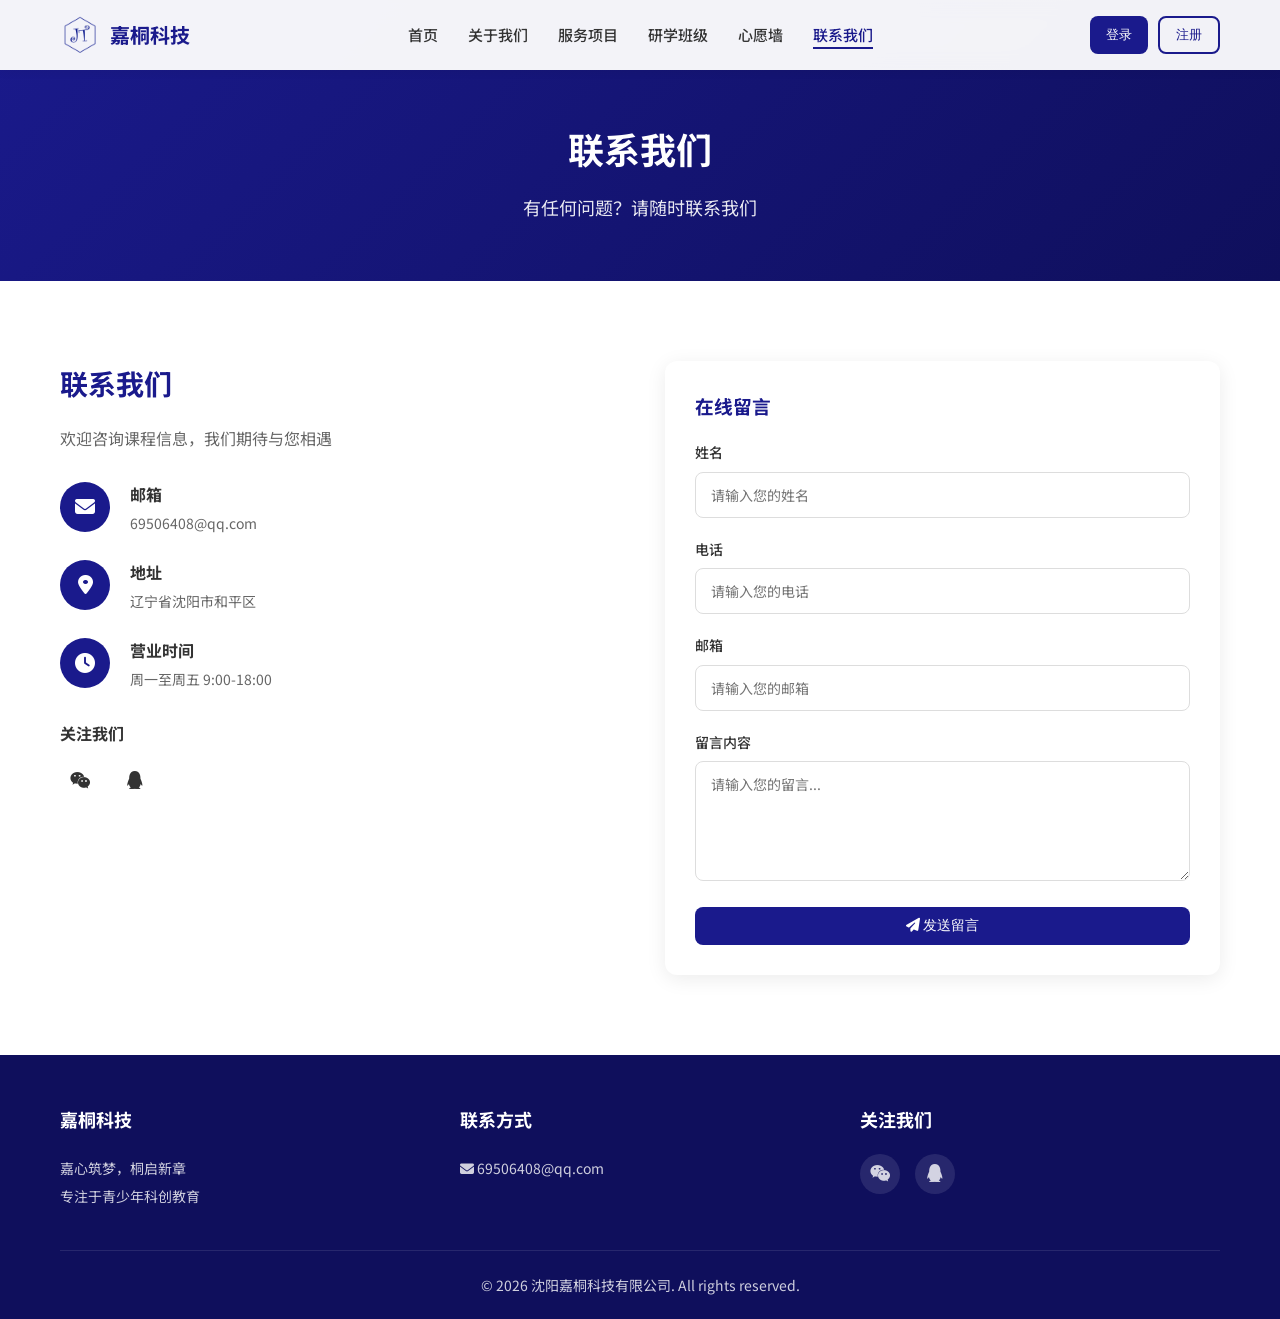
<file: contact.html>
<!DOCTYPE html>
<html lang="zh-CN">
<head>
    <meta charset="UTF-8">
    <meta name="viewport" content="width=device-width, initial-scale=1.0">
    <title>联系我们 - 沈阳嘉桐科技有限公司</title>
    <meta name="description" content="联系嘉桐科技，了解更多课程信息">
    <link rel="stylesheet" href="style.css">
    <link rel="stylesheet" href="https://cdnjs.cloudflare.com/ajax/libs/font-awesome/6.4.0/css/all.min.css">
    <link href="https://fonts.googleapis.com/css2?family=Noto+Sans+SC:wght@300;400;500;700;900&display=swap" rel="stylesheet">
</head>
<body>

    <!-- 导航栏 -->
    <nav class="navbar" id="navbar">
        <div class="nav-container">
            <a href="index.html" class="nav-brand">
                <img src="logo.png" alt="嘉桐科技" class="nav-logo">
                <span class="brand-text">嘉桐科技</span>
            </a>
            <ul class="nav-menu" id="navMenu">
                <li><a href="index.html">首页</a></li>
                <li><a href="about.html">关于我们</a></li>
                <li><a href="services.html">服务项目</a></li>
                <li><a href="classes.html">研学班级</a></li>
                <li><a href="wishwall.html">心愿墙</a></li>
                <li><a href="contact.html" class="active">联系我们</a></li>
            </ul>
            <div class="nav-actions">
                <button class="btn btn-primary btn-sm" onclick="showLoginModal()">登录</button>
                <button class="btn btn-secondary btn-sm" onclick="showRegisterModal()">注册</button>
            </div>
            <div class="menu-toggle" onclick="toggleMenu()">
                <i class="fas fa-bars"></i>
            </div>
        </div>
    </nav>

    <!-- 页面头部 -->
    <header class="page-header">
        <div class="container">
            <h1>联系我们</h1>
            <p>有任何问题？请随时联系我们</p>
        </div>
    </header>

    <!-- 联系内容 -->
    <section class="section">
        <div class="container">
            <div class="contact-wrapper">
                <div class="contact-info">
                    <h2>联系我们</h2>
                    <p class="contact-desc">欢迎咨询课程信息，我们期待与您相遇</p>
                    
                    <div class="contact-item">
                        <div class="contact-icon">
                            <i class="fas fa-envelope"></i>
                        </div>
                        <div class="contact-text">
                            <h4>邮箱</h4>
                            <p>69506408@qq.com</p>
                        </div>
                    </div>
                    
                    <div class="contact-item">
                        <div class="contact-icon">
                            <i class="fas fa-map-marker-alt"></i>
                        </div>
                        <div class="contact-text">
                            <h4>地址</h4>
                            <p>辽宁省沈阳市和平区</p>
                        </div>
                    </div>
                    
                    <div class="contact-item">
                        <div class="contact-icon">
                            <i class="fas fa-clock"></i>
                        </div>
                        <div class="contact-text">
                            <h4>营业时间</h4>
                            <p>周一至周五 9:00-18:00</p>
                        </div>
                    </div>
                    
                    <div style="margin-top: 30px;">
                        <h4>关注我们</h4>
                        <div class="social-links" style="margin-top: 15px;">
                            <a href="#"><i class="fab fa-weixin"></i></a>
                            <a href="#"><i class="fab fa-qq"></i></a>
                        </div>
                    </div>
                </div>

                <div class="contact-form">
                    <h3 style="margin-bottom: 20px; color: var(--primary);">在线留言</h3>
                    <form onsubmit="submitContact(event)">
                        <div class="form-group">
                            <label>姓名</label>
                            <input type="text" id="contactName" placeholder="请输入您的姓名" required>
                        </div>
                        <div class="form-group">
                            <label>电话</label>
                            <input type="tel" id="contactPhone" placeholder="请输入您的电话">
                        </div>
                        <div class="form-group">
                            <label>邮箱</label>
                            <input type="email" id="contactEmail" placeholder="请输入您的邮箱" required>
                        </div>
                        <div class="form-group">
                            <label>留言内容</label>
                            <textarea id="contactMessage" placeholder="请输入您的留言..." required></textarea>
                        </div>
                        <button type="submit" class="btn btn-primary" style="width:100%">
                            <i class="fas fa-paper-plane"></i> 发送留言
                        </button>
                    </form>
                </div>
            </div>
        </div>
    </section>

    <!-- 页脚 -->
    <footer class="footer">
        <div class="container">
            <div class="footer-content">
                <div class="footer-section">
                    <h4>嘉桐科技</h4>
                    <p>嘉心筑梦，桐启新章</p>
                    <p>专注于青少年科创教育</p>
                </div>
                <div class="footer-section">
                    <h4>联系方式</h4>
                    <p><i class="fas fa-envelope"></i> 69506408@qq.com</p>
                </div>
                <div class="footer-section">
                    <h4>关注我们</h4>
                    <div class="social-links">
                        <a href="#"><i class="fab fa-weixin"></i></a>
                        <a href="#"><i class="fab fa-qq"></i></a>
                    </div>
                </div>
            </div>
            <div class="footer-bottom">
                <p>&copy; 2026 沈阳嘉桐科技有限公司. All rights reserved.</p>
            </div>
        </div>
    </footer>

    <script src="main.js"></script>
    <script>
        function submitContact(e) {
            e.preventDefault();
            alert('留言已发送！我们会尽快回复您。');
            document.getElementById('contactName').value = '';
            document.getElementById('contactPhone').value = '';
            document.getElementById('contactEmail').value = '';
            document.getElementById('contactMessage').value = '';
        }
    </script>
</body>
</html>
</file>
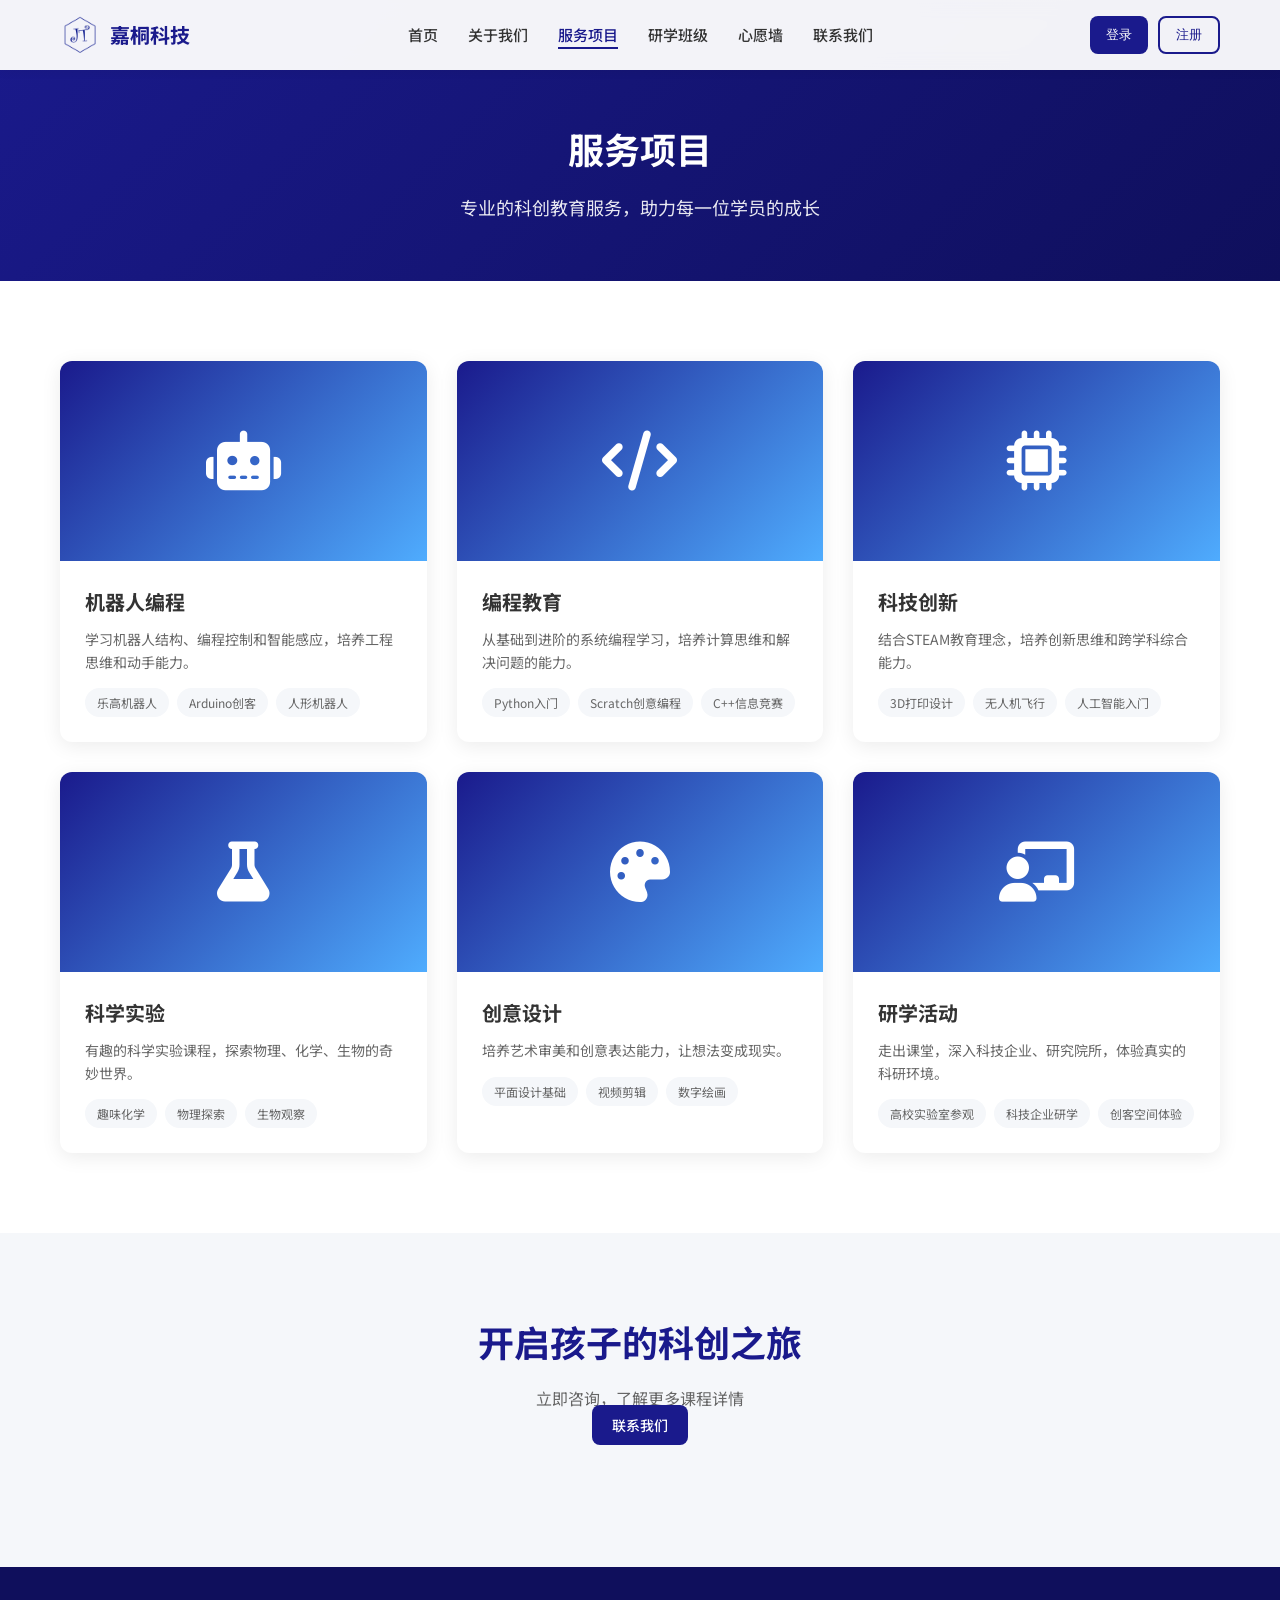
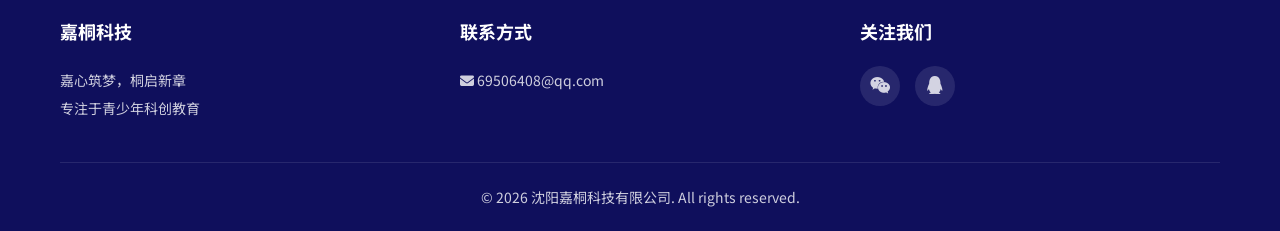
<file: services.html>
<!DOCTYPE html>
<html lang="zh-CN">
<head>
    <meta charset="UTF-8">
    <meta name="viewport" content="width=device-width, initial-scale=1.0">
    <title>服务项目 - 沈阳嘉桐科技有限公司</title>
    <meta name="description" content="嘉桐科技提供机器人编程、编程教育、科学实验等科创课程">
    <link rel="stylesheet" href="style.css">
    <link rel="stylesheet" href="https://cdnjs.cloudflare.com/ajax/libs/font-awesome/6.4.0/css/all.min.css">
    <link href="https://fonts.googleapis.com/css2?family=Noto+Sans+SC:wght@300;400;500;700;900&display=swap" rel="stylesheet">
</head>
<body>

    <!-- 导航栏 -->
    <nav class="navbar" id="navbar">
        <div class="nav-container">
            <a href="index.html" class="nav-brand">
                <img src="logo.png" alt="嘉桐科技" class="nav-logo">
                <span class="brand-text">嘉桐科技</span>
            </a>
            <ul class="nav-menu" id="navMenu">
                <li><a href="index.html">首页</a></li>
                <li><a href="about.html">关于我们</a></li>
                <li><a href="services.html" class="active">服务项目</a></li>
                <li><a href="classes.html">研学班级</a></li>
                <li><a href="wishwall.html">心愿墙</a></li>
                <li><a href="contact.html">联系我们</a></li>
            </ul>
            <div class="nav-actions">
                <button class="btn btn-primary btn-sm" onclick="showLoginModal()">登录</button>
                <button class="btn btn-secondary btn-sm" onclick="showRegisterModal()">注册</button>
            </div>
            <div class="menu-toggle" onclick="toggleMenu()">
                <i class="fas fa-bars"></i>
            </div>
        </div>
    </nav>

    <!-- 页面头部 -->
    <header class="page-header">
        <div class="container">
            <h1>服务项目</h1>
            <p>专业的科创教育服务，助力每一位学员的成长</p>
        </div>
    </header>

    <!-- 服务内容 -->
    <section class="section">
        <div class="container">
            <div class="services-grid">
                <div class="service-card">
                    <div class="service-img">
                        <i class="fas fa-robot"></i>
                    </div>
                    <div class="service-content">
                        <h3>机器人编程</h3>
                        <p>学习机器人结构、编程控制和智能感应，培养工程思维和动手能力。</p>
                        <ul>
                            <li>乐高机器人</li>
                            <li>Arduino创客</li>
                            <li>人形机器人</li>
                        </ul>
                    </div>
                </div>
                <div class="service-card">
                    <div class="service-img">
                        <i class="fas fa-code"></i>
                    </div>
                    <div class="service-content">
                        <h3>编程教育</h3>
                        <p>从基础到进阶的系统编程学习，培养计算思维和解决问题的能力。</p>
                        <ul>
                            <li>Python入门</li>
                            <li>Scratch创意编程</li>
                            <li>C++信息竞赛</li>
                        </ul>
                    </div>
                </div>
                <div class="service-card">
                    <div class="service-img">
                        <i class="fas fa-microchip"></i>
                    </div>
                    <div class="service-content">
                        <h3>科技创新</h3>
                        <p>结合STEAM教育理念，培养创新思维和跨学科综合能力。</p>
                        <ul>
                            <li>3D打印设计</li>
                            <li>无人机飞行</li>
                            <li>人工智能入门</li>
                        </ul>
                    </div>
                </div>
                <div class="service-card">
                    <div class="service-img">
                        <i class="fas fa-flask"></i>
                    </div>
                    <div class="service-content">
                        <h3>科学实验</h3>
                        <p>有趣的科学实验课程，探索物理、化学、生物的奇妙世界。</p>
                        <ul>
                            <li>趣味化学</li>
                            <li>物理探索</li>
                            <li>生物观察</li>
                        </ul>
                    </div>
                </div>
                <div class="service-card">
                    <div class="service-img">
                        <i class="fas fa-palette"></i>
                    </div>
                    <div class="service-content">
                        <h3>创意设计</h3>
                        <p>培养艺术审美和创意表达能力，让想法变成现实。</p>
                        <ul>
                            <li>平面设计基础</li>
                            <li>视频剪辑</li>
                            <li>数字绘画</li>
                        </ul>
                    </div>
                </div>
                <div class="service-card">
                    <div class="service-img">
                        <i class="fas fa-chalkboard-teacher"></i>
                    </div>
                    <div class="service-content">
                        <h3>研学活动</h3>
                        <p>走出课堂，深入科技企业、研究院所，体验真实的科研环境。</p>
                        <ul>
                            <li>高校实验室参观</li>
                            <li>科技企业研学</li>
                            <li>创客空间体验</li>
                        </ul>
                    </div>
                </div>
            </div>
        </div>
    </section>

    <!-- CTA -->
    <section class="section section-bg">
        <div class="container">
            <div class="section-header">
                <h2>开启孩子的科创之旅</h2>
                <p>立即咨询，了解更多课程详情</p>
                <a href="contact.html" class="btn btn-primary" style="margin-top: 20px;">联系我们</a>
            </div>
        </div>
    </section>

    <!-- 页脚 -->
    <footer class="footer">
        <div class="container">
            <div class="footer-content">
                <div class="footer-section">
                    <h4>嘉桐科技</h4>
                    <p>嘉心筑梦，桐启新章</p>
                    <p>专注于青少年科创教育</p>
                </div>
                <div class="footer-section">
                    <h4>联系方式</h4>
                    <p><i class="fas fa-envelope"></i> 69506408@qq.com</p>
                </div>
                <div class="footer-section">
                    <h4>关注我们</h4>
                    <div class="social-links">
                        <a href="#"><i class="fab fa-weixin"></i></a>
                        <a href="#"><i class="fab fa-qq"></i></a>
                    </div>
                </div>
            </div>
            <div class="footer-bottom">
                <p>&copy; 2026 沈阳嘉桐科技有限公司. All rights reserved.</p>
            </div>
        </div>
    </footer>

    <script src="main.js"></script>
</body>
</html>
</file>
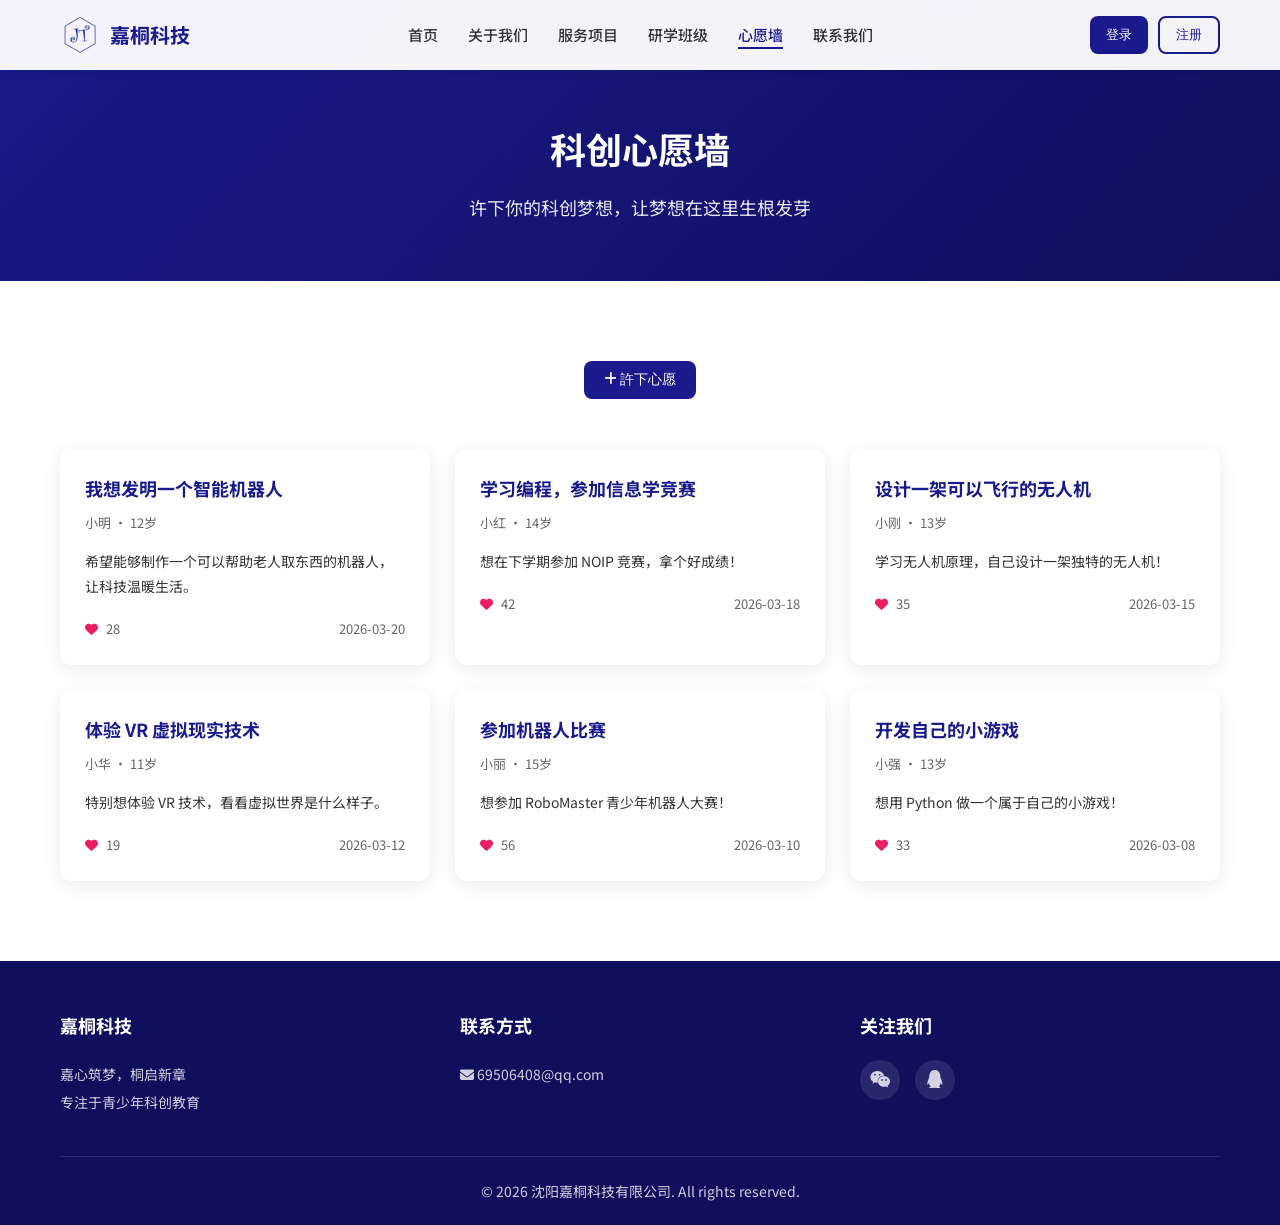
<file: wishwall.html>
<!DOCTYPE html>
<html lang="zh-CN">
<head>
    <meta charset="UTF-8">
    <meta name="viewport" content="width=device-width, initial-scale=1.0">
    <title>科创心愿墙 - 沈阳嘉桐科技有限公司</title>
    <meta name="description" content="嘉桐科技科创心愿墙，发布你的科创梦想">
    <link rel="stylesheet" href="style.css">
    <link rel="stylesheet" href="https://cdnjs.cloudflare.com/ajax/libs/font-awesome/6.4.0/css/all.min.css">
    <link href="https://fonts.googleapis.com/css2?family=Noto+Sans+SC:wght@300;400;500;700;900&display=swap" rel="stylesheet">
</head>
<body>

    <!-- 导航栏 -->
    <nav class="navbar" id="navbar">
        <div class="nav-container">
            <a href="index.html" class="nav-brand">
                <img src="logo.png" alt="嘉桐科技" class="nav-logo">
                <span class="brand-text">嘉桐科技</span>
            </a>
            <ul class="nav-menu" id="navMenu">
                <li><a href="index.html">首页</a></li>
                <li><a href="about.html">关于我们</a></li>
                <li><a href="services.html">服务项目</a></li>
                <li><a href="classes.html">研学班级</a></li>
                <li><a href="wishwall.html" class="active">心愿墙</a></li>
                <li><a href="contact.html">联系我们</a></li>
            </ul>
            <div class="nav-actions">
                <button class="btn btn-primary btn-sm" onclick="showLoginModal()">登录</button>
                <button class="btn btn-secondary btn-sm" onclick="showRegisterModal()">注册</button>
            </div>
            <div class="menu-toggle" onclick="toggleMenu()">
                <i class="fas fa-bars"></i>
            </div>
        </div>
    </nav>

    <!-- 页面头部 -->
    <header class="page-header">
        <div class="container">
            <h1>科创心愿墙</h1>
            <p>许下你的科创梦想，让梦想在这里生根发芽</p>
        </div>
    </header>

    <!-- 心愿墙内容 -->
    <section class="section">
        <div class="container">
            <div class="section-header">
                <button class="btn btn-primary" onclick="showWishModal()">
                    <i class="fas fa-plus"></i> 許下心愿
                </button>
            </div>
            <div class="wishes-grid">
                <div class="wish-card">
                    <h3>我想发明一个智能机器人</h3>
                    <p class="wish-author">小明 • 12岁</p>
                    <p class="wish-content">希望能够制作一个可以帮助老人取东西的机器人，让科技温暖生活。</p>
                    <div class="wish-footer">
                        <span class="wish-likes"><i class="fas fa-heart"></i> 28</span>
                        <span>2026-03-20</span>
                    </div>
                </div>
                <div class="wish-card">
                    <h3>学习编程，参加信息学竞赛</h3>
                    <p class="wish-author">小红 • 14岁</p>
                    <p class="wish-content">想在下学期参加 NOIP 竞赛，拿个好成绩！</p>
                    <div class="wish-footer">
                        <span class="wish-likes"><i class="fas fa-heart"></i> 42</span>
                        <span>2026-03-18</span>
                    </div>
                </div>
                <div class="wish-card">
                    <h3>设计一架可以飞行的无人机</h3>
                    <p class="wish-author">小刚 • 13岁</p>
                    <p class="wish-content">学习无人机原理，自己设计一架独特的无人机！</p>
                    <div class="wish-footer">
                        <span class="wish-likes"><i class="fas fa-heart"></i> 35</span>
                        <span>2026-03-15</span>
                    </div>
                </div>
                <div class="wish-card">
                    <h3>体验 VR 虚拟现实技术</h3>
                    <p class="wish-author">小华 • 11岁</p>
                    <p class="wish-content">特别想体验 VR 技术，看看虚拟世界是什么样子。</p>
                    <div class="wish-footer">
                        <span class="wish-likes"><i class="fas fa-heart"></i> 19</span>
                        <span>2026-03-12</span>
                    </div>
                </div>
                <div class="wish-card">
                    <h3>参加机器人比赛</h3>
                    <p class="wish-author">小丽 • 15岁</p>
                    <p class="wish-content">想参加 RoboMaster 青少年机器人大赛！</p>
                    <div class="wish-footer">
                        <span class="wish-likes"><i class="fas fa-heart"></i> 56</span>
                        <span>2026-03-10</span>
                    </div>
                </div>
                <div class="wish-card">
                    <h3>开发自己的小游戏</h3>
                    <p class="wish-author">小强 • 13岁</p>
                    <p class="wish-content">想用 Python 做一个属于自己的小游戏！</p>
                    <div class="wish-footer">
                        <span class="wish-likes"><i class="fas fa-heart"></i> 33</span>
                        <span>2026-03-08</span>
                    </div>
                </div>
            </div>
        </div>
    </section>

    <!-- 发布心愿弹窗 -->
    <div class="modal-overlay" id="wishModal">
        <div class="modal">
            <div class="modal-header">
                <h3>许下心愿</h3>
                <span class="modal-close" onclick="closeModal('wishModal')">&times;</span>
            </div>
            <div class="modal-body">
                <form onsubmit="submitWish(event)">
                    <div class="form-group">
                        <label>心愿标题</label>
                        <input type="text" id="wishTitle" placeholder="请输入你的心愿标题" required>
                    </div>
                    <div class="form-group">
                        <label>详细内容</label>
                        <textarea id="wishContent" placeholder="详细描述你的科创梦想..." required></textarea>
                    </div>
                    <div class="form-group">
                        <label>您的年龄</label>
                        <input type="number" id="wishAge" placeholder="6-18岁" min="6" max="18" required>
                    </div>
                    <button type="submit" class="btn btn-primary" style="width:100%">提交心愿</button>
                </form>
            </div>
        </div>
    </div>

    <!-- 页脚 -->
    <footer class="footer">
        <div class="container">
            <div class="footer-content">
                <div class="footer-section">
                    <h4>嘉桐科技</h4>
                    <p>嘉心筑梦，桐启新章</p>
                    <p>专注于青少年科创教育</p>
                </div>
                <div class="footer-section">
                    <h4>联系方式</h4>
                    <p><i class="fas fa-envelope"></i> 69506408@qq.com</p>
                </div>
                <div class="footer-section">
                    <h4>关注我们</h4>
                    <div class="social-links">
                        <a href="#"><i class="fab fa-weixin"></i></a>
                        <a href="#"><i class="fab fa-qq"></i></a>
                    </div>
                </div>
            </div>
            <div class="footer-bottom">
                <p>&copy; 2026 沈阳嘉桐科技有限公司. All rights reserved.</p>
            </div>
        </div>
    </footer>

    <!-- Toast 提示容器 -->
    <div class="toast-container" id="toastContainer"></div>

    <script src="main.js"></script>
    <script>
        function showWishModal() {
            const user = JSON.parse(localStorage.getItem('jt_user') || '{}');
            if (!user._id) {
                showLoginModal();
                return;
            }
            document.getElementById('wishModal').style.display = 'flex';
        }

        function submitWish(e) {
            e.preventDefault();
            alert('心愿已提交，等待管理员审核后展示！');
            closeModal('wishModal');
        }
    </script>
</body>
</html>
</file>
<file: style.css>
/* 嘉桐科技官网 - 现代简洁风格 */

/* ===== CSS 变量 ===== */
:root {
    --primary: #1a1a8c;
    --primary-light: #2d2da8;
    --primary-dark: #0f0f5c;
    --accent: #4facfe;
    --white: #ffffff;
    --gray-light: #f5f7fa;
    --gray: #666666;
    --gray-dark: #333333;
    --shadow: 0 4px 20px rgba(0,0,0,0.08);
    --shadow-hover: 0 8px 30px rgba(0,0,0,0.12);
    --radius: 12px;
    --radius-sm: 8px;
    --transition: all 0.3s ease;
}

/* ===== 全局重置 ===== */
* {
    margin: 0;
    padding: 0;
    box-sizing: border-box;
}

html {
    scroll-behavior: smooth;
}

body {
    font-family: 'Noto Sans SC', -apple-system, BlinkMacSystemFont, 'Segoe UI', sans-serif;
    line-height: 1.6;
    color: var(--gray-dark);
    background: var(--white);
}

a {
    text-decoration: none;
    color: inherit;
}

ul {
    list-style: none;
}

img {
    max-width: 100%;
    display: block;
}

.container {
    max-width: 1200px;
    margin: 0 auto;
    padding: 0 20px;
}

/* ===== 导航栏 ===== */
.navbar {
    position: fixed;
    top: 0;
    left: 0;
    right: 0;
    z-index: 1000;
    background: rgba(255,255,255,0.95);
    backdrop-filter: blur(10px);
    box-shadow: 0 2px 10px rgba(0,0,0,0.05);
    transition: var(--transition);
}

.navbar.scrolled {
    box-shadow: var(--shadow);
}

.nav-container {
    max-width: 1200px;
    margin: 0 auto;
    padding: 15px 20px;
    display: flex;
    align-items: center;
    justify-content: space-between;
}

.nav-brand {
    display: flex;
    align-items: center;
    gap: 10px;
}

.nav-logo {
    width: 40px;
    height: 40px;
    object-fit: contain;
}

.brand-text {
    font-size: 20px;
    font-weight: 700;
    color: var(--primary);
}

.nav-menu {
    display: flex;
    gap: 30px;
}

.nav-menu a {
    font-size: 15px;
    font-weight: 500;
    color: var(--gray-dark);
    transition: var(--transition);
    position: relative;
}

.nav-menu a::after {
    content: '';
    position: absolute;
    bottom: -4px;
    left: 0;
    width: 0;
    height: 2px;
    background: var(--primary);
    transition: var(--transition);
}

.nav-menu a:hover::after,
.nav-menu a.active::after {
    width: 100%;
}

.nav-menu a:hover,
.nav-menu a.active {
    color: var(--primary);
}

.nav-actions {
    display: flex;
    gap: 10px;
}

.btn {
    padding: 10px 20px;
    border-radius: var(--radius-sm);
    font-size: 14px;
    font-weight: 500;
    cursor: pointer;
    transition: var(--transition);
    border: none;
}

.btn-primary {
    background: var(--primary);
    color: var(--white);
}

.btn-primary:hover {
    background: var(--primary-light);
    transform: translateY(-2px);
}

.btn-secondary {
    background: transparent;
    color: var(--primary);
    border: 2px solid var(--primary);
}

.btn-secondary:hover {
    background: var(--primary);
    color: var(--white);
}

.btn-sm {
    padding: 8px 16px;
    font-size: 13px;
}

/* 移动端菜单 */
.menu-toggle {
    display: none;
    font-size: 24px;
    cursor: pointer;
    color: var(--primary);
}

/* ===== Hero 区域 ===== */
.hero {
    min-height: 100vh;
    background: linear-gradient(135deg, var(--primary) 0%, var(--primary-dark) 100%);
    display: flex;
    align-items: center;
    justify-content: center;
    text-align: center;
    padding: 120px 20px 80px;
    position: relative;
    overflow: hidden;
}

.hero::before {
    content: '';
    position: absolute;
    top: 0;
    left: 0;
    right: 0;
    bottom: 0;
    background: url("data:image/svg+xml,%3Csvg width='60' height='60' viewBox='0 0 60 60' xmlns='http://www.w3.org/2000/svg'%3E%3Cg fill='none' fill-rule='evenodd'%3E%3Cg fill='%23ffffff' fill-opacity='0.05'%3E%3Cpath d='M36 34v-4h-2v4h-4v2h4v4h2v-4h4v-2h-4zm0-30V0h-2v4h-4v2h4v4h2V6h4V4h-4zM6 34v-4H4v4H0v2h4v4h2v-4h4v-2H6zM6 4V0H4v4H0v2h4v4h2V6h4V4H6z'/%3E%3C/g%3E%3C/g%3E%3C/svg%3E");
    opacity: 0.5;
}

.hero-content {
    position: relative;
    z-index: 1;
    max-width: 800px;
}

.hero-logo {
    width: 120px;
    height: 120px;
    margin: 0 auto 30px;
    background: rgba(255,255,255,0.1);
    border-radius: 50%;
    display: flex;
    align-items: center;
    justify-content: center;
    backdrop-filter: blur(10px);
}

.hero-logo img {
    width: 80px;
    height: 80px;
    object-fit: contain;
}

.hero h1 {
    font-size: 48px;
    font-weight: 900;
    color: var(--white);
    margin-bottom: 20px;
    letter-spacing: 2px;
}

.hero-tagline {
    font-size: 24px;
    color: rgba(255,255,255,0.9);
    margin-bottom: 30px;
    font-weight: 300;
}

.hero-desc {
    font-size: 18px;
    color: rgba(255,255,255,0.8);
    margin-bottom: 40px;
    max-width: 600px;
    margin-left: auto;
    margin-right: auto;
}

.hero-buttons {
    display: flex;
    gap: 20px;
    justify-content: center;
    flex-wrap: wrap;
}

.hero .btn-primary {
    background: var(--white);
    color: var(--primary);
}

.hero .btn-primary:hover {
    background: rgba(255,255,255,0.9);
    transform: translateY(-3px);
}

.hero .btn-secondary {
    border-color: var(--white);
    color: var(--white);
}

.hero .btn-secondary:hover {
    background: var(--white);
    color: var(--primary);
}

/* ===== 通用区块 ===== */
.section {
    padding: 80px 0;
}

.section-header {
    text-align: center;
    margin-bottom: 50px;
}

.section-header h2 {
    font-size: 36px;
    font-weight: 700;
    color: var(--primary);
    margin-bottom: 15px;
}

.section-header p {
    font-size: 16px;
    color: var(--gray);
    max-width: 600px;
    margin: 0 auto;
}

.section-bg {
    background: var(--gray-light);
}

/* ===== 特性卡片 ===== */
.features-grid {
    display: grid;
    grid-template-columns: repeat(auto-fit, minmax(280px, 1fr));
    gap: 30px;
}

.feature-card {
    background: var(--white);
    padding: 40px 30px;
    border-radius: var(--radius);
    box-shadow: var(--shadow);
    text-align: center;
    transition: var(--transition);
}

.feature-card:hover {
    transform: translateY(-10px);
    box-shadow: var(--shadow-hover);
}

.feature-icon {
    width: 70px;
    height: 70px;
    margin: 0 auto 20px;
    background: linear-gradient(135deg, var(--primary) 0%, var(--accent) 100%);
    border-radius: 50%;
    display: flex;
    align-items: center;
    justify-content: center;
    font-size: 28px;
    color: var(--white);
}

.feature-card h3 {
    font-size: 20px;
    margin-bottom: 15px;
    color: var(--gray-dark);
}

.feature-card p {
    font-size: 14px;
    color: var(--gray);
    line-height: 1.8;
}

/* ===== 服务卡片 ===== */
.services-grid {
    display: grid;
    grid-template-columns: repeat(auto-fit, minmax(300px, 1fr));
    gap: 30px;
}

.service-card {
    background: var(--white);
    border-radius: var(--radius);
    overflow: hidden;
    box-shadow: var(--shadow);
    transition: var(--transition);
}

.service-card:hover {
    transform: translateY(-10px);
    box-shadow: var(--shadow-hover);
}

.service-img {
    height: 200px;
    background: linear-gradient(135deg, var(--primary) 0%, var(--accent) 100%);
    display: flex;
    align-items: center;
    justify-content: center;
    font-size: 60px;
    color: var(--white);
}

.service-content {
    padding: 25px;
}

.service-content h3 {
    font-size: 20px;
    margin-bottom: 10px;
    color: var(--gray-dark);
}

.service-content p {
    font-size: 14px;
    color: var(--gray);
    margin-bottom: 15px;
}

.service-content ul {
    display: flex;
    flex-wrap: wrap;
    gap: 8px;
}

.service-content li {
    font-size: 12px;
    padding: 5px 12px;
    background: var(--gray-light);
    border-radius: 20px;
    color: var(--gray);
}

/* ===== 统计数字 ===== */
.stats-grid {
    display: grid;
    grid-template-columns: repeat(auto-fit, minmax(200px, 1fr));
    gap: 30px;
}

.stat-card {
    text-align: center;
    padding: 30px;
    background: var(--white);
    border-radius: var(--radius);
    box-shadow: var(--shadow);
}

.stat-number {
    font-size: 48px;
    font-weight: 900;
    color: var(--primary);
    display: block;
    margin-bottom: 10px;
}

.stat-label {
    font-size: 16px;
    color: var(--gray);
}

/* ===== 团队成员 ===== */
.team-grid {
    display: grid;
    grid-template-columns: repeat(auto-fit, minmax(250px, 1fr));
    gap: 30px;
}

.team-card {
    background: var(--white);
    border-radius: var(--radius);
    overflow: hidden;
    box-shadow: var(--shadow);
    text-align: center;
}

.team-avatar {
    width: 120px;
    height: 120px;
    margin: 30px auto 20px;
    background: linear-gradient(135deg, var(--primary) 0%, var(--accent) 100%);
    border-radius: 50%;
    display: flex;
    align-items: center;
    justify-content: center;
    font-size: 40px;
    color: var(--white);
}

.team-card h3 {
    font-size: 18px;
    margin-bottom: 5px;
}

.team-card p {
    font-size: 14px;
    color: var(--gray);
    padding-bottom: 30px;
}

/* ===== 班级卡片 ===== */
.classes-grid {
    display: grid;
    grid-template-columns: repeat(auto-fit, minmax(350px, 1fr));
    gap: 30px;
}

.class-card {
    background: var(--white);
    border-radius: var(--radius);
    padding: 30px;
    box-shadow: var(--shadow);
    border-left: 4px solid var(--primary);
}

.class-header {
    display: flex;
    justify-content: space-between;
    align-items: center;
    margin-bottom: 20px;
}

.class-header h3 {
    font-size: 20px;
    color: var(--gray-dark);
}

.badge {
    padding: 5px 12px;
    border-radius: 20px;
    font-size: 12px;
    font-weight: 500;
}

.badge-success {
    background: #e8f5e9;
    color: #2e7d32;
}

.badge-warning {
    background: #fff3e0;
    color: #f57c00;
}

.class-info p {
    display: flex;
    align-items: center;
    gap: 10px;
    font-size: 14px;
    color: var(--gray);
    margin-bottom: 10px;
}

.class-info i {
    color: var(--primary);
    width: 20px;
}

.class-actions {
    margin-top: 20px;
    padding-top: 20px;
    border-top: 1px solid var(--gray-light);
}

/* ===== 心愿墙 ===== */
.wishes-grid {
    display: grid;
    grid-template-columns: repeat(auto-fit, minmax(300px, 1fr));
    gap: 25px;
}

.wish-card {
    background: var(--white);
    border-radius: var(--radius);
    padding: 25px;
    box-shadow: var(--shadow);
    transition: var(--transition);
}

.wish-card:hover {
    transform: translateY(-5px);
    box-shadow: var(--shadow-hover);
}

.wish-card h3 {
    font-size: 18px;
    margin-bottom: 10px;
    color: var(--primary);
}

.wish-author {
    font-size: 13px;
    color: var(--gray);
    margin-bottom: 15px;
}

.wish-content {
    font-size: 14px;
    color: var(--gray-dark);
    line-height: 1.8;
    margin-bottom: 20px;
}

.wish-footer {
    display: flex;
    justify-content: space-between;
    font-size: 13px;
    color: var(--gray);
}

.wish-likes i {
    color: #e91e63;
    margin-right: 5px;
}

/* ===== 联系表单 ===== */
.contact-wrapper {
    display: grid;
    grid-template-columns: 1fr 1fr;
    gap: 50px;
}

.contact-info h2 {
    font-size: 28px;
    color: var(--primary);
    margin-bottom: 20px;
}

.contact-desc {
    font-size: 16px;
    color: var(--gray);
    margin-bottom: 30px;
}

.contact-item {
    display: flex;
    gap: 20px;
    margin-bottom: 25px;
}

.contact-icon {
    width: 50px;
    height: 50px;
    background: var(--primary);
    border-radius: 50%;
    display: flex;
    align-items: center;
    justify-content: center;
    color: var(--white);
    font-size: 20px;
    flex-shrink: 0;
}

.contact-text h4 {
    font-size: 16px;
    margin-bottom: 5px;
}

.contact-text p {
    font-size: 14px;
    color: var(--gray);
}

.contact-form {
    background: var(--white);
    padding: 30px;
    border-radius: var(--radius);
    box-shadow: var(--shadow);
}

.form-group {
    margin-bottom: 20px;
}

.form-group label {
    display: block;
    font-size: 14px;
    font-weight: 500;
    margin-bottom: 8px;
    color: var(--gray-dark);
}

.form-group input,
.form-group textarea {
    width: 100%;
    padding: 12px 15px;
    border: 1px solid #ddd;
    border-radius: var(--radius-sm);
    font-size: 14px;
    transition: var(--transition);
    font-family: inherit;
}

.form-group input:focus,
.form-group textarea:focus {
    outline: none;
    border-color: var(--primary);
    box-shadow: 0 0 0 3px rgba(26,26,140,0.1);
}

.form-group textarea {
    resize: vertical;
    min-height: 120px;
}

/* ===== 弹窗 ===== */
.modal-overlay {
    display: none;
    position: fixed;
    top: 0;
    left: 0;
    right: 0;
    bottom: 0;
    background: rgba(0,0,0,0.5);
    z-index: 2000;
    align-items: center;
    justify-content: center;
    padding: 20px;
}

.modal {
    background: var(--white);
    border-radius: var(--radius);
    max-width: 450px;
    width: 100%;
    max-height: 90vh;
    overflow-y: auto;
    animation: modalIn 0.3s ease;
}

@keyframes modalIn {
    from {
        opacity: 0;
        transform: scale(0.9);
    }
    to {
        opacity: 1;
        transform: scale(1);
    }
}

.modal-header {
    display: flex;
    justify-content: space-between;
    align-items: center;
    padding: 25px 25px 0;
}

.modal-header h3 {
    font-size: 22px;
    color: var(--primary);
}

.modal-close {
    font-size: 28px;
    color: var(--gray);
    cursor: pointer;
    transition: var(--transition);
}

.modal-close:hover {
    color: var(--gray-dark);
}

.modal-body {
    padding: 25px;
}

.modal-tabs {
    display: flex;
    gap: 10px;
    margin-bottom: 25px;
    border-bottom: 2px solid var(--gray-light);
}

.modal-tab {
    padding: 10px 20px;
    background: none;
    border: none;
    font-size: 15px;
    font-weight: 500;
    color: var(--gray);
    cursor: pointer;
    transition: var(--transition);
    border-bottom: 2px solid transparent;
    margin-bottom: -2px;
}

.modal-tab.active {
    color: var(--primary);
    border-bottom-color: var(--primary);
}

.hidden {
    display: none !important;
}

/* ===== 页脚 ===== */
.footer {
    background: var(--primary-dark);
    color: rgba(255,255,255,0.8);
    padding: 50px 0 20px;
}

.footer-content {
    display: grid;
    grid-template-columns: repeat(auto-fit, minmax(200px, 1fr));
    gap: 40px;
    margin-bottom: 40px;
}

.footer h4 {
    font-size: 18px;
    color: var(--white);
    margin-bottom: 20px;
}

.footer p {
    font-size: 14px;
    line-height: 2;
}

.footer-bottom {
    text-align: center;
    padding-top: 20px;
    border-top: 1px solid rgba(255,255,255,0.1);
    font-size: 13px;
}

.social-links {
    display: flex;
    gap: 15px;
}

.social-links a {
    width: 40px;
    height: 40px;
    background: rgba(255,255,255,0.1);
    border-radius: 50%;
    display: flex;
    align-items: center;
    justify-content: center;
    font-size: 18px;
    transition: var(--transition);
}

.social-links a:hover {
    background: var(--white);
    color: var(--primary);
}

/* ===== 管理后台 ===== */
.admin-navbar {
    background: var(--primary);
    padding: 0;
    position: fixed;
    top: 0;
    left: 0;
    right: 0;
    z-index: 1000;
}

.admin-nav-container {
    max-width: 1400px;
    margin: 0 auto;
    padding: 0 20px;
    display: flex;
    align-items: center;
    justify-content: space-between;
    height: 60px;
}

.admin-logo {
    display: flex;
    align-items: center;
    gap: 10px;
    color: var(--white);
    font-size: 18px;
    font-weight: 600;
}

.admin-logo img {
    width: 35px;
    height: 35px;
}

.admin-menu {
    display: flex;
    gap: 5px;
}

.admin-menu a {
    padding: 18px 20px;
    color: rgba(255,255,255,0.8);
    font-size: 14px;
    transition: var(--transition);
}

.admin-menu a:hover,
.admin-menu a.active {
    background: rgba(255,255,255,0.1);
    color: var(--white);
}

.admin-user {
    display: flex;
    align-items: center;
    gap: 15px;
    color: var(--white);
}

.admin-user button {
    background: rgba(255,255,255,0.2);
    border: none;
    padding: 8px 16px;
    border-radius: var(--radius-sm);
    color: var(--white);
    cursor: pointer;
    font-size: 13px;
}

.admin-content {
    margin-top: 60px;
    padding: 30px;
    background: var(--gray-light);
    min-height: calc(100vh - 60px);
}

.admin-page {
    display: none;
}

.admin-page.active {
    display: block;
}

.admin-header {
    margin-bottom: 30px;
}

.admin-header h1 {
    font-size: 28px;
    color: var(--gray-dark);
}

.admin-header p {
    color: var(--gray);
}

.admin-stats {
    display: grid;
    grid-template-columns: repeat(auto-fit, minmax(200px, 1fr));
    gap: 20px;
    margin-bottom: 30px;
}

.admin-stat-card {
    background: var(--white);
    padding: 25px;
    border-radius: var(--radius);
    box-shadow: var(--shadow);
}

.admin-stat-card h3 {
    font-size: 32px;
    color: var(--primary);
}

.admin-stat-card p {
    font-size: 14px;
    color: var(--gray);
}

.admin-table {
    width: 100%;
    background: var(--white);
    border-radius: var(--radius);
    overflow: hidden;
    box-shadow: var(--shadow);
}

.admin-table th,
.admin-table td {
    padding: 15px 20px;
    text-align: left;
}

.admin-table th {
    background: var(--primary);
    color: var(--white);
    font-weight: 500;
    font-size: 14px;
}

.admin-table td {
    border-bottom: 1px solid var(--gray-light);
    font-size: 14px;
}

.admin-table tr:hover {
    background: var(--gray-light);
}

/* ===== Toast 提示 ===== */
.toast-container {
    position: fixed;
    top: 80px;
    right: 20px;
    z-index: 3000;
}

.toast {
    background: var(--white);
    padding: 15px 20px;
    border-radius: var(--radius-sm);
    box-shadow: var(--shadow-hover);
    display: flex;
    align-items: center;
    gap: 10px;
    margin-bottom: 10px;
    transform: translateX(120%);
    transition: var(--transition);
}

.toast.show {
    transform: translateX(0);
}

.toast-success {
    border-left: 4px solid #4caf50;
}

.toast-error {
    border-left: 4px solid #f44336;
}

.toast-info {
    border-left: 4px solid var(--accent);
}

/* ===== 响应式 ===== */
@media (max-width: 768px) {
    .nav-menu {
        display: none;
        position: absolute;
        top: 100%;
        left: 0;
        right: 0;
        background: var(--white);
        flex-direction: column;
        padding: 20px;
        box-shadow: var(--shadow);
    }
    
    .nav-menu.active {
        display: flex;
    }
    
    .menu-toggle {
        display: block;
    }
    
    .hero h1 {
        font-size: 32px;
    }
    
    .hero-tagline {
        font-size: 18px;
    }
    
    .hero-desc {
        font-size: 16px;
    }
    
    .contact-wrapper {
        grid-template-columns: 1fr;
    }
    
    .section {
        padding: 60px 0;
    }
    
    .section-header h2 {
        font-size: 28px;
    }
}

/* ===== 页面头部 ===== */
.page-header {
    padding: 120px 0 60px;
    background: linear-gradient(135deg, var(--primary) 0%, var(--primary-dark) 100%);
    text-align: center;
    color: var(--white);
}

.page-header h1 {
    font-size: 36px;
    margin-bottom: 15px;
}

.page-header p {
    font-size: 18px;
    opacity: 0.9;
}

/* ===== 打印样式 ===== */
@media print {
    .navbar,
    .footer,
    .btn {
        display: none;
    }
    
    .hero {
        min-height: auto;
        padding: 40px 0;
    }
}
</file>
